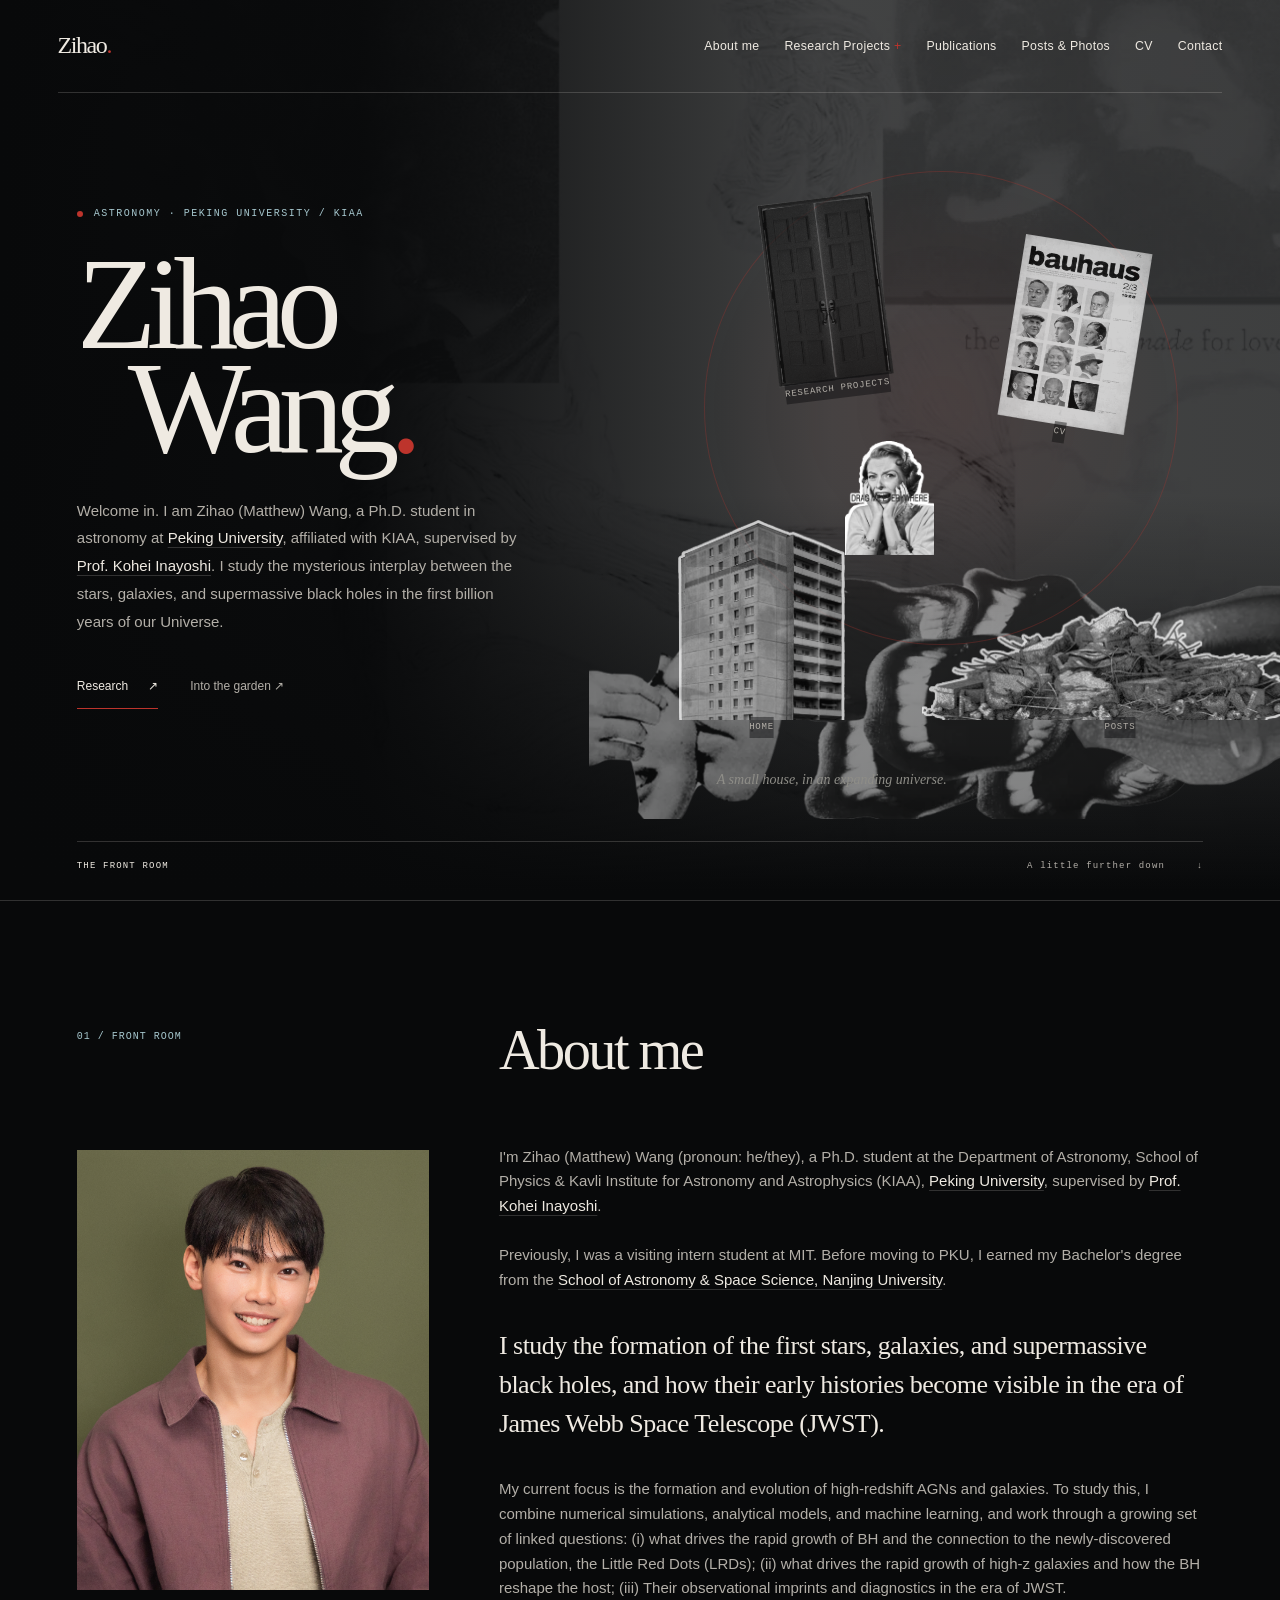
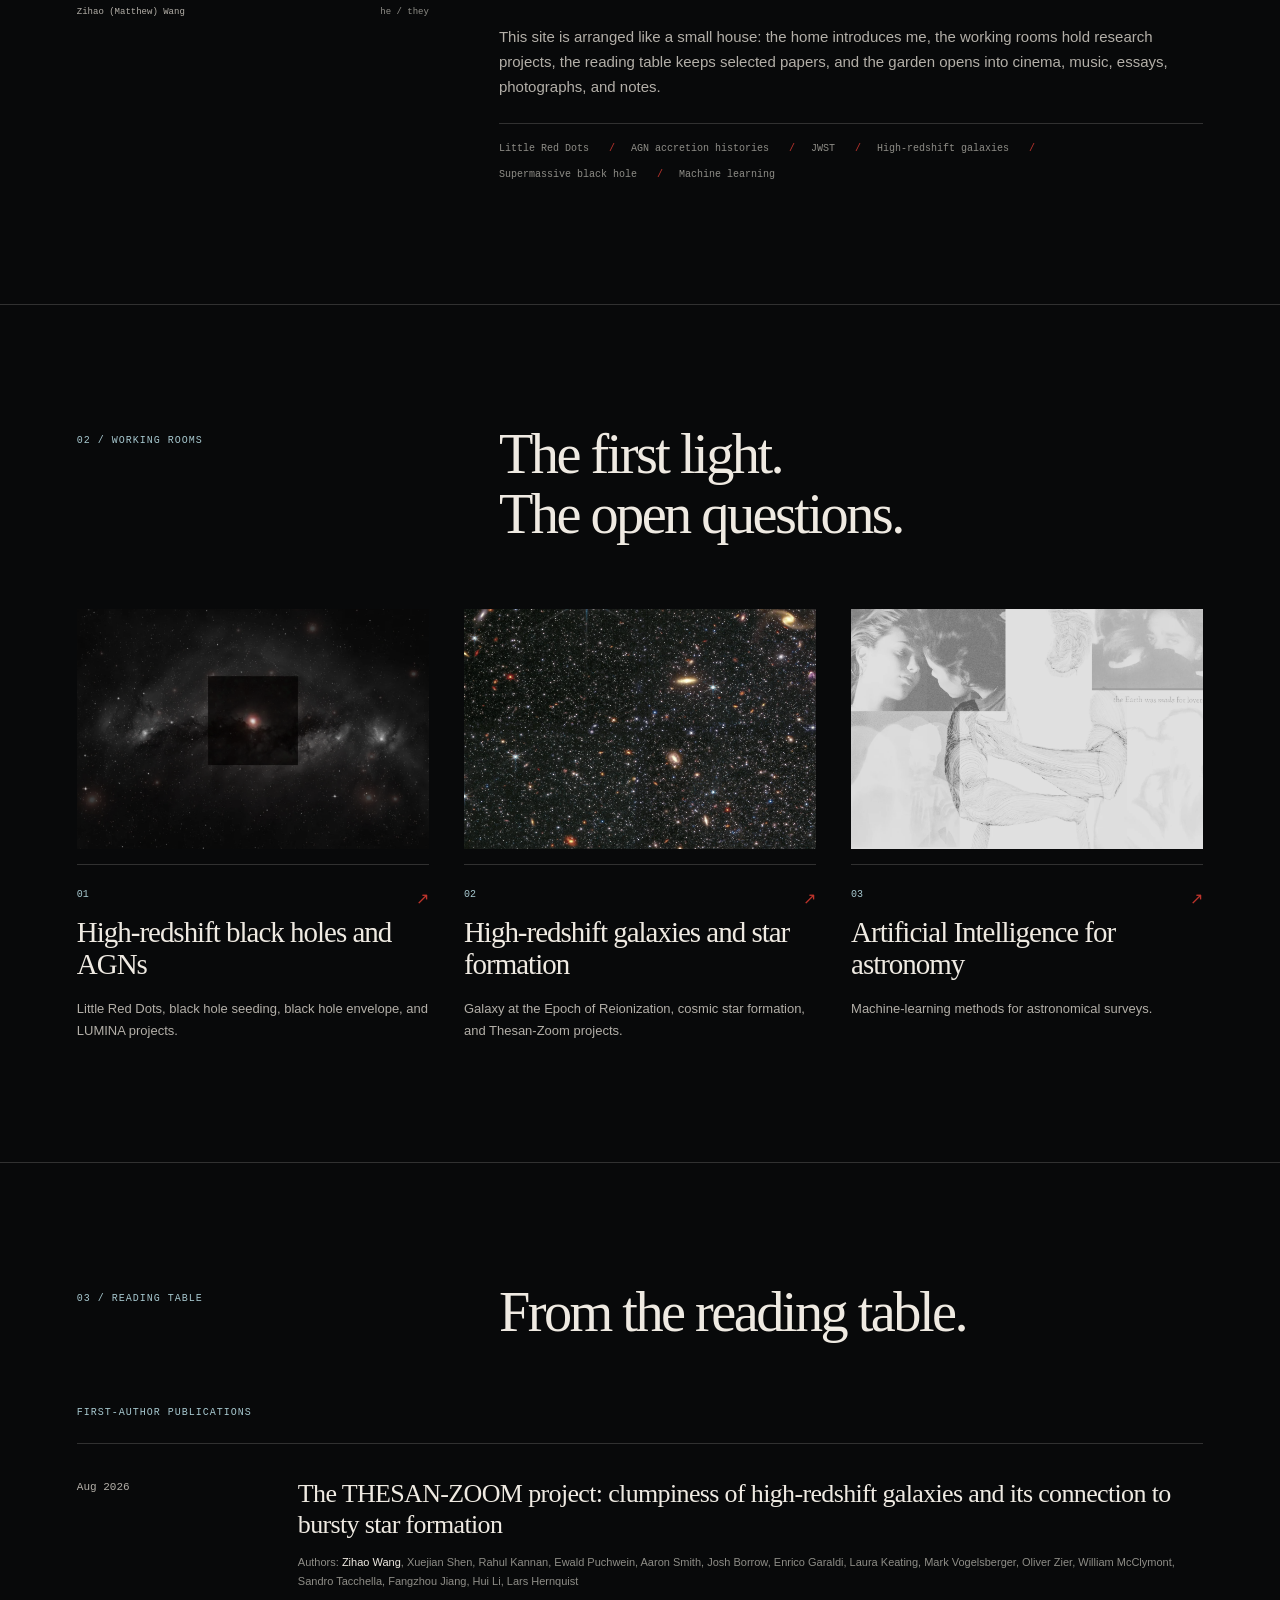
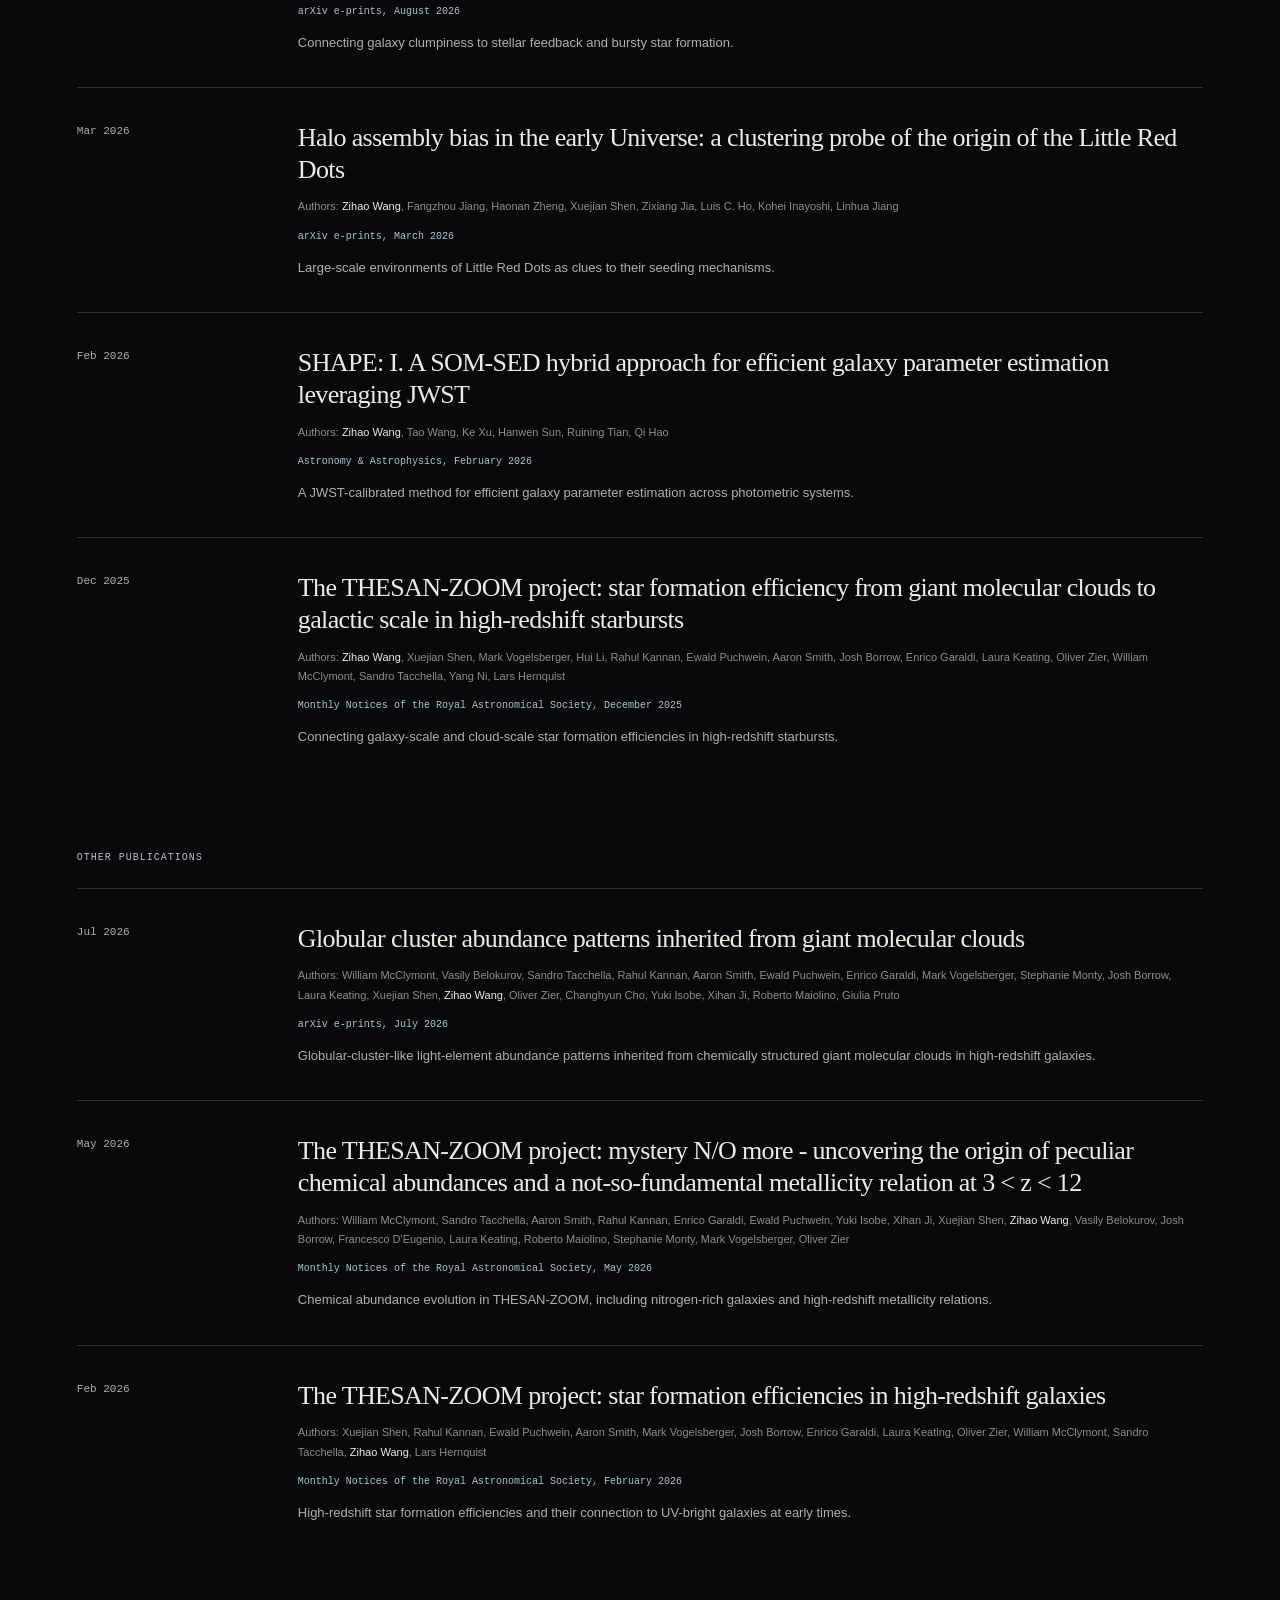
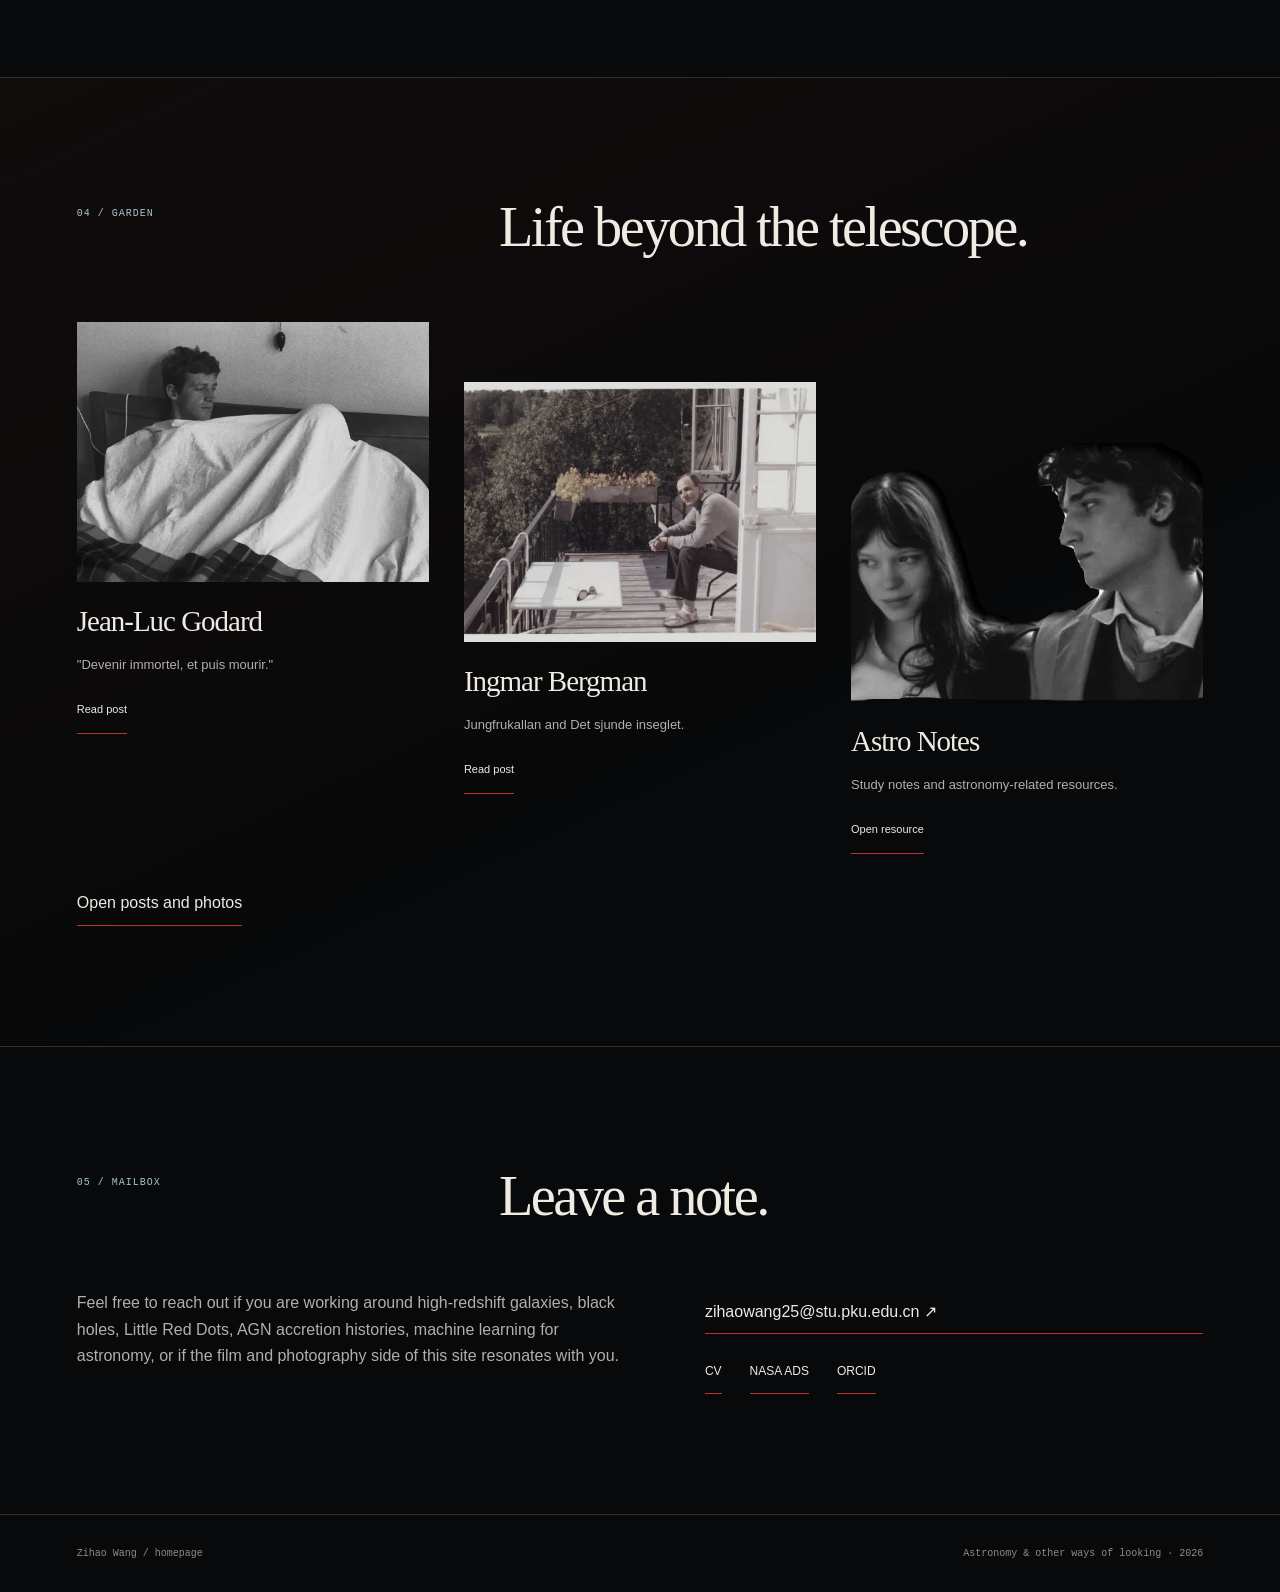
<file: index.html>
<!doctype html>
<html lang="en">
  <head>
    <meta charset="utf-8" />
    <meta name="viewport" content="width=device-width, initial-scale=1" />
    <title>Zihao Wang | Homepage</title>
    <meta
      name="description"
      content="Zihao Wang is a Ph.D. student in astronomy at Peking University / KIAA, working on high-redshift black holes, AGNs, Little Red Dots, galaxy formation, numerical simulations, and machine learning."
    />
    <meta name="robots" content="index, follow" />
    <link
      rel="canonical"
      href="https://zihaowang-kiaa.github.io/personal-homepage/"
    />
    <meta property="og:type" content="profile" />
    <meta property="og:title" content="Zihao Wang | Astronomy Ph.D. Student" />
    <meta
      property="og:description"
      content="Personal academic homepage of Zihao Wang: high-redshift black holes, AGNs, Little Red Dots, galaxy formation, publications, projects, posts, and CV."
    />
    <meta
      property="og:url"
      content="https://zihaowang-kiaa.github.io/personal-homepage/"
    />
    <meta
      property="og:image"
      content="https://zihaowang-kiaa.github.io/personal-homepage/assets/images/portrait/zihao-wang.png"
    />
    <meta name="twitter:card" content="summary_large_image" />
    <link rel="icon" href="data:," />
    <script type="application/ld+json">
      {
        "@context": "https://schema.org",
        "@type": "Person",
        "name": "Zihao Wang",
        "alternateName": ["Matthew Wang", "Z. Wang"],
        "url": "https://zihaowang-kiaa.github.io/personal-homepage/",
        "image": "https://zihaowang-kiaa.github.io/personal-homepage/assets/images/portrait/zihao-wang.png",
        "jobTitle": "Ph.D. student in astronomy",
        "affiliation": {
          "@type": "CollegeOrUniversity",
          "name": "Peking University"
        },
        "alumniOf": [
          {
            "@type": "CollegeOrUniversity",
            "name": "Nanjing University"
          },
          {
            "@type": "CollegeOrUniversity",
            "name": "Massachusetts Institute of Technology"
          }
        ],
        "knowsAbout": [
          "Astronomy",
          "High-redshift black holes",
          "Active galactic nuclei",
          "Little Red Dots",
          "Galaxy formation",
          "Numerical simulations",
          "Machine learning for astronomy"
        ],
        "email": "mailto:zihaowang25@stu.pku.edu.cn",
        "sameAs": [
          "https://orcid.org/0009-0007-4590-6550",
          "https://ui.adsabs.harvard.edu/public-libraries/KrWPK55_RIi-0et1K3-kDQ",
          "https://astro.pku.edu.cn/"
        ]
      }
    </script>
    <link rel="stylesheet" href="assets/css/site.css" />
    <link rel="stylesheet" href="assets/css/home.css?v=20260906-original-lines" />
  </head>
  <body>
    <a class="skip-link" href="#about-me">Skip to content</a>

    <nav class="site-nav" aria-label="Primary navigation">
      <a class="mark" href="#top">Zihao</a>
      <button
        class="menu-toggle"
        type="button"
        aria-expanded="false"
        aria-controls="primary-links"
      >
        Menu <span aria-hidden="true">+</span>
      </button>
      <div class="nav-links" id="primary-links">
        <a href="#about-me">About me</a>
        <details class="nav-projects">
          <summary>Research Projects</summary>
          <div class="nav-project-options">
            <a href="pages/high-redshift-black-holes-agns.html">
              <small>01</small>
              High-redshift black holes and AGNs
            </a>
            <a href="pages/high-redshift-galaxies-star-formation.html">
              <small>02</small>
              High-redshift galaxies and star formation
            </a>
            <a href="pages/artificial-intelligence-astronomy.html">
              <small>03</small>
              Artificial Intelligence for astronomy
            </a>
          </div>
        </details>
        <a href="#publications">Publications</a>
        <a href="pages/posts.html">Posts &amp; Photos</a>
        <a href="docs/cv/Zihao_2026.pdf">CV</a>
        <a href="#contact">Contact</a>
      </div>
    </nav>

    <main id="top">
      <section class="hero" aria-labelledby="home-title">
        <div
          class="home-stage"
          id="home-stage"
          aria-label="Interactive homepage stage"
        >
          <img
            class="stage-video"
            src="assets/images/collage/bgfirst.webp"
            alt=""
            aria-hidden="true"
            decoding="async"
            fetchpriority="high"
          />
          <img
            class="stage-ground"
            src="assets/images/collage/wide.webp"
            alt=""
            aria-hidden="true"
          />
          <a
            class="stage-prop house"
            href="#about-me"
            data-x="28%"
            data-y="70%"
            data-alt-src="assets/images/collage/judge-house-after.webp"
            data-drop-label="Home opened"
            data-room-note="Home: introduction, portrait, and the first few coordinates."
            aria-label="Open home"
          >
            <img
              src="assets/images/collage/judge-house.webp"
              alt=""
              draggable="false"
            />
            <span class="stage-label">Home</span>
          </a>
          <a
            class="stage-prop door"
            href="#projects"
            data-x="54%"
            data-y="24%"
            data-alt-src="assets/images/collage/door-open.webp"
            data-drop-label="Working rooms open"
            data-room-note="Working rooms: research projects on high-redshift black holes, AGNs, galaxies, and simulations."
            aria-label="Open research projects"
          >
            <img
              src="assets/images/collage/door-close.webp"
              alt=""
              draggable="false"
            />
            <span class="stage-label">Research projects</span>
          </a>
          <a
            class="stage-prop ruin"
            href="pages/posts.html"
            data-x="78%"
            data-y="68%"
            data-alt-src="assets/images/collage/judge-ruin-after.webp"
            data-drop-label="Garden awake"
            data-room-note="Garden: cinema fragments, music notes, essays, photographs, and side collections."
            aria-label="Open posts page"
          >
            <img
              src="assets/images/collage/ruin.webp"
              alt=""
              draggable="false"
            />
            <span class="stage-label">Posts</span>
          </a>
          <a
            class="stage-prop cv"
            href="docs/cv/Zihao_2026.pdf"
            data-x="70%"
            data-y="28%"
            data-alt-src="assets/images/collage/bauhaus3.webp"
            data-drop-label="CV selected"
            data-room-note="CV: a compact route to education, publications, talks, and experience."
            aria-label="Open CV"
          >
            <img
              src="assets/images/collage/bauhaus2.webp"
              alt=""
              draggable="false"
            />
            <span class="stage-label">CV</span>
          </a>
          <button
            class="stage-dragger"
            type="button"
            aria-label="Explore the working rooms; or drag this figure to a room"
          >
            <img
              src="assets/images/collage/talkwoman-drag.webp"
              alt=""
              draggable="false"
            />
          </button>
        </div>

        <div class="hero-inner">
          <div class="hero-copy">
            <p class="eyebrow">
              <span class="signal-dot" aria-hidden="true"></span> Astronomy ·
              Peking University / KIAA
            </p>
            <h1 id="home-title" aria-label="Zihao Wang">
              Zihao<span
                >Wang<span class="name-period" aria-hidden="true">.</span></span
              >
            </h1>
            <p class="lead">
              Welcome in. I am Zihao (Matthew) Wang, a Ph.D. student in
              astronomy at
              <a
                href="https://astro.pku.edu.cn/"
                target="_blank"
                rel="noopener noreferrer"
                >Peking University</a
              >, affiliated with KIAA, supervised by
              <a
                href="https://inayoshi0328.wixsite.com/kohei-inayoshi"
                target="_blank"
                rel="noopener noreferrer"
                >Prof. Kohei Inayoshi</a
              >. I study the mysterious interplay between the stars, galaxies,
              and supermassive black holes in the first billion years of our
              Universe.
            </p>
            <div class="hero-actions">
              <a class="text-link" href="#projects"
                >Research <span aria-hidden="true">↗</span></a
              ><a class="quiet-link" href="pages/posts.html"
                >Into the garden <span aria-hidden="true">↗</span></a
              >
            </div>
          </div>
        </div>
        <div class="hero-bottom">
          <span>THE FRONT ROOM</span
          ><a href="#about-me"
            >A little further down <span aria-hidden="true">↓</span></a
          >
        </div>

        <div class="stage-status" aria-live="polite" aria-atomic="true">
          <span id="stage-drag-status"
            >A small house, in an expanding universe.</span
          >
        </div>
      </section>

      <section id="about-me" aria-labelledby="about-me-title">
        <div class="section-inner">
          <div class="section-head">
            <p class="section-kicker">01 / Front room</p>
            <h2 class="section-title" id="about-me-title">About me</h2>
          </div>

          <div class="bio-grid">
            <div class="portrait-stack">
              <img
                src="assets/images/portrait/zihao-wang.png"
                alt="Portrait of Zihao Wang"
                loading="lazy"
                decoding="async"
              />
              <div class="portrait-caption">
                Zihao (Matthew) Wang <span>he / they</span>
              </div>
            </div>
            <div class="bio-copy">
              <p>
                I'm Zihao (Matthew) Wang (pronoun: he/they), a Ph.D. student at
                the Department of Astronomy, School of Physics & Kavli Institute
                for Astronomy and Astrophysics (KIAA),
                <a
                  href="https://astro.pku.edu.cn/"
                  target="_blank"
                  rel="noopener noreferrer"
                  >Peking University</a
                >, supervised by
                <a
                  href="https://inayoshi0328.wixsite.com/kohei-inayoshi"
                  target="_blank"
                  rel="noopener noreferrer"
                  >Prof. Kohei Inayoshi</a
                >.
              </p>
              <p>
                Previously, I was a visiting intern student at MIT. Before
                moving to PKU, I earned my Bachelor's degree from the
                <a
                  href="https://astronomy.nju.edu.cn/EN/index.html"
                  target="_blank"
                  rel="noopener noreferrer"
                  >School of Astronomy &amp; Space Science, Nanjing
                  University</a
                >.
              </p>
              <p class="about-lede">
                I study the formation of the first stars, galaxies, and
                supermassive black holes, and how their early histories become
                visible in the era of James Webb Space Telescope (JWST).
              </p>
              <p>
                My current focus is the formation and evolution of high-redshift
                AGNs and galaxies. To study this, I combine numerical
                simulations, analytical models, and machine learning, and work
                through a growing set of linked questions: (i) what drives the
                rapid growth of BH and the connection to the newly-discovered
                population, the Little Red Dots (LRDs); (ii) what drives the
                rapid growth of high-z galaxies and how the BH reshape the host;
                (iii) Their observational imprints and diagnostics in the era of
                JWST.
              </p>
              <p>
                This site is arranged like a small house: the home introduces
                me, the working rooms hold research projects, the reading table
                keeps selected papers, and the garden opens into cinema, music,
                essays, photographs, and notes.
              </p>
              <div class="note-strip" aria-label="Research keywords">
                <span>Little Red Dots</span>
                <span>AGN accretion histories</span>
                <span>JWST</span>
                <span>High-redshift galaxies</span>
                <span>Supermassive black hole</span>
                <span>Machine learning</span>
              </div>
            </div>
          </div>
        </div>
      </section>

      <section id="projects" aria-labelledby="projects-title">
        <div class="section-inner">
          <div class="section-head">
            <p class="section-kicker">02 / Working rooms</p>
            <h2 class="section-title" id="projects-title">
              The first light.<br />The open questions.
            </h2>
          </div>

          <div class="research-grid">
            <a
              class="tile project-card"
              href="pages/high-redshift-black-holes-agns.html"
              aria-label="Open project: High-redshift black holes and AGNs"
            >
              <div class="tile-visual" aria-hidden="true"></div>
              <div class="tile-body">
                <div class="index">01</div>
                <h3>High-redshift black holes and AGNs</h3>
                <p>
                  Little Red Dots, black hole seeding, black hole envelope, and
                  LUMINA projects.
                </p>
              </div>
            </a>
            <a
              class="tile project-card"
              href="pages/high-redshift-galaxies-star-formation.html"
              aria-label="Open project: High-redshift galaxies and star formation"
            >
              <div class="tile-visual" aria-hidden="true"></div>
              <div class="tile-body">
                <div class="index">02</div>
                <h3>High-redshift galaxies and star formation</h3>
                <p>
                  Galaxy at the Epoch of Reionization, cosmic star formation,
                  and Thesan-Zoom projects.
                </p>
              </div>
            </a>
            <a
              class="tile project-card"
              href="pages/artificial-intelligence-astronomy.html"
              aria-label="Open project: Artificial Intelligence for astronomy"
            >
              <div class="tile-visual" aria-hidden="true"></div>
              <div class="tile-body">
                <div class="index">03</div>
                <h3>Artificial Intelligence for astronomy</h3>
                <p>Machine-learning methods for astronomical surveys.</p>
              </div>
            </a>
          </div>
        </div>
      </section>

      <section id="publications" aria-labelledby="publications-title">
        <div class="section-inner">
          <div class="section-head">
            <p class="section-kicker">03 / Reading table</p>
            <h2 class="section-title" id="publications-title">
              From the reading table.
            </h2>
          </div>

          <div class="pub-group">
            <h3 class="pub-group-title">First-author publications</h3>
            <div class="pub-list">
              <article class="publication">
                <time datetime="2026-08">Aug 2026</time>
                <div>
                  <h3>
                    <a
                      href="https://arxiv.org/abs/2608.19308"
                      target="_blank"
                      rel="noopener noreferrer"
                      >The THESAN-ZOOM project: clumpiness of high-redshift
                      galaxies and its connection to bursty star formation</a
                    >
                  </h3>
                  <p class="authors">
                    Authors: <span class="me">Zihao Wang</span>, Xuejian Shen,
                    Rahul Kannan, Ewald Puchwein, Aaron Smith, Josh Borrow,
                    Enrico Garaldi, Laura Keating, Mark Vogelsberger, Oliver
                    Zier, William McClymont, Sandro Tacchella, Fangzhou Jiang,
                    Hui Li, Lars Hernquist
                  </p>
                  <p class="venue">arXiv e-prints, August 2026</p>
                  <p>
                    Connecting galaxy clumpiness to stellar feedback and bursty
                    star formation.
                  </p>
                </div>
              </article>
              <article class="publication">
                <time datetime="2026-03">Mar 2026</time>
                <div>
                  <h3>
                    <a
                      href="https://ui.adsabs.harvard.edu/#abs/2026arXiv260315736W/abstract"
                      target="_blank"
                      rel="noopener noreferrer"
                      >Halo assembly bias in the early Universe: a clustering
                      probe of the origin of the Little Red Dots</a
                    >
                  </h3>
                  <p class="authors">
                    Authors: <span class="me">Zihao Wang</span>, Fangzhou Jiang,
                    Haonan Zheng, Xuejian Shen, Zixiang Jia, Luis C. Ho, Kohei
                    Inayoshi, Linhua Jiang
                  </p>
                  <p class="venue">arXiv e-prints, March 2026</p>
                  <p>
                    Large-scale environments of Little Red Dots as clues to
                    their seeding mechanisms.
                  </p>
                </div>
              </article>
              <article class="publication">
                <time datetime="2026-02">Feb 2026</time>
                <div>
                  <h3>
                    <a
                      href="https://ui.adsabs.harvard.edu/abs/2026A%26A...706A.277W/abstract"
                      target="_blank"
                      rel="noopener noreferrer"
                      >SHAPE: I. A SOM-SED hybrid approach for efficient galaxy
                      parameter estimation leveraging JWST</a
                    >
                  </h3>
                  <p class="authors">
                    Authors: <span class="me">Zihao Wang</span>, Tao Wang, Ke
                    Xu, Hanwen Sun, Ruining Tian, Qi Hao
                  </p>
                  <p class="venue">
                    Astronomy &amp; Astrophysics, February 2026
                  </p>
                  <p>
                    A JWST-calibrated method for efficient galaxy parameter
                    estimation across photometric systems.
                  </p>
                </div>
              </article>
              <article class="publication">
                <time datetime="2025-12">Dec 2025</time>
                <div>
                  <h3>
                    <a
                      href="https://ui.adsabs.harvard.edu/abs/2025MNRAS.544.2675W/abstract"
                      target="_blank"
                      rel="noopener noreferrer"
                      >The THESAN-ZOOM project: star formation efficiency from
                      giant molecular clouds to galactic scale in high-redshift
                      starbursts</a
                    >
                  </h3>
                  <p class="authors">
                    Authors: <span class="me">Zihao Wang</span>, Xuejian Shen,
                    Mark Vogelsberger, Hui Li, Rahul Kannan, Ewald Puchwein,
                    Aaron Smith, Josh Borrow, Enrico Garaldi, Laura Keating,
                    Oliver Zier, William McClymont, Sandro Tacchella, Yang Ni,
                    Lars Hernquist
                  </p>
                  <p class="venue">
                    Monthly Notices of the Royal Astronomical Society, December
                    2025
                  </p>
                  <p>
                    Connecting galaxy-scale and cloud-scale star formation
                    efficiencies in high-redshift starbursts.
                  </p>
                </div>
              </article>
            </div>
          </div>

          <div class="pub-group">
            <h3 class="pub-group-title">Other publications</h3>
            <div class="pub-list">
              <article class="publication">
                <time datetime="2026-07">Jul 2026</time>
                <div>
                  <h3>
                    <a
                      href="https://arxiv.org/abs/2607.05509"
                      target="_blank"
                      rel="noopener noreferrer"
                      >Globular cluster abundance patterns inherited from giant
                      molecular clouds</a
                    >
                  </h3>
                  <p class="authors">
                    Authors: William McClymont, Vasily Belokurov, Sandro
                    Tacchella, Rahul Kannan, Aaron Smith, Ewald Puchwein, Enrico
                    Garaldi, Mark Vogelsberger, Stephanie Monty, Josh Borrow,
                    Laura Keating, Xuejian Shen,
                    <span class="me">Zihao Wang</span>, Oliver Zier, Changhyun
                    Cho, Yuki Isobe, Xihan Ji, Roberto Maiolino, Giulia Pruto
                  </p>
                  <p class="venue">arXiv e-prints, July 2026</p>
                  <p>
                    Globular-cluster-like light-element abundance patterns
                    inherited from chemically structured giant molecular clouds
                    in high-redshift galaxies.
                  </p>
                </div>
              </article>
              <article class="publication">
                <time datetime="2026-05">May 2026</time>
                <div>
                  <h3>
                    <a
                      href="https://ui.adsabs.harvard.edu/abs/2026MNRAS.548ag016M/abstract"
                      target="_blank"
                      rel="noopener noreferrer"
                      >The THESAN-ZOOM project: mystery N/O more - uncovering
                      the origin of peculiar chemical abundances and a
                      not-so-fundamental metallicity relation at 3 &lt; z &lt;
                      12</a
                    >
                  </h3>
                  <p class="authors">
                    Authors: William McClymont, Sandro Tacchella, Aaron Smith,
                    Rahul Kannan, Enrico Garaldi, Ewald Puchwein, Yuki Isobe,
                    Xihan Ji, Xuejian Shen, <span class="me">Zihao Wang</span>,
                    Vasily Belokurov, Josh Borrow, Francesco D'Eugenio, Laura
                    Keating, Roberto Maiolino, Stephanie Monty, Mark
                    Vogelsberger, Oliver Zier
                  </p>
                  <p class="venue">
                    Monthly Notices of the Royal Astronomical Society, May 2026
                  </p>
                  <p>
                    Chemical abundance evolution in THESAN-ZOOM, including
                    nitrogen-rich galaxies and high-redshift metallicity
                    relations.
                  </p>
                </div>
              </article>
              <article class="publication">
                <time datetime="2026-02">Feb 2026</time>
                <div>
                  <h3>
                    <a
                      href="https://ui.adsabs.harvard.edu/abs/2026MNRAS.545f2119S/abstract"
                      target="_blank"
                      rel="noopener noreferrer"
                      >The THESAN-ZOOM project: star formation efficiencies in
                      high-redshift galaxies</a
                    >
                  </h3>
                  <p class="authors">
                    Authors: Xuejian Shen, Rahul Kannan, Ewald Puchwein, Aaron
                    Smith, Mark Vogelsberger, Josh Borrow, Enrico Garaldi, Laura
                    Keating, Oliver Zier, William McClymont, Sandro Tacchella,
                    <span class="me">Zihao Wang</span>, Lars Hernquist
                  </p>
                  <p class="venue">
                    Monthly Notices of the Royal Astronomical Society, February
                    2026
                  </p>
                  <p>
                    High-redshift star formation efficiencies and their
                    connection to UV-bright galaxies at early times.
                  </p>
                </div>
              </article>
            </div>
          </div>
        </div>
      </section>

      <section id="posts" aria-labelledby="posts-title">
        <div class="section-inner">
          <div class="section-head">
            <p class="section-kicker">04 / Garden</p>
            <h2 class="section-title" id="posts-title">
              Life beyond the telescope.
            </h2>
          </div>

          <div class="posts-grid">
            <article class="post-item has-cover">
              <div
                class="post-cover"
                style="
                  background-image: url(&quot;assets/images/journal/godard.webp&quot;);
                "
                aria-hidden="true"
              ></div>
              <div class="post-body">
                <h3>Jean-Luc Godard</h3>
                <p>"Devenir immortel, et puis mourir."</p>
                <p>
                  <a
                    href="https://mp.weixin.qq.com/s/I6Xo-brK2xpNoHSF5OMtHA"
                    target="_blank"
                    rel="noopener noreferrer"
                    >Read post</a
                  >
                </p>
              </div>
            </article>
            <article class="post-item has-cover">
              <div
                class="post-cover"
                style="
                  background-image: url(&quot;assets/images/journal/bergman-reviews.webp&quot;);
                "
                aria-hidden="true"
              ></div>
              <div class="post-body">
                <h3>Ingmar Bergman</h3>
                <p>Jungfrukallan and Det sjunde inseglet.</p>
                <p>
                  <a
                    href="https://mp.weixin.qq.com/s/m4QbQFYOqTBRORcvA1hBSA"
                    target="_blank"
                    rel="noopener noreferrer"
                    >Read post</a
                  >
                </p>
              </div>
            </article>
            <article class="post-item has-cover">
              <div
                class="post-cover"
                style="
                  background-image: url(&quot;assets/images/journal/button.webp&quot;);
                "
                aria-hidden="true"
              ></div>
              <div class="post-body">
                <h3>Astro Notes</h3>
                <p>Study notes and astronomy-related resources.</p>
                <p>
                  <a
                    href="https://box.nju.edu.cn/d/1e6a63c9716c4daaa7a5/"
                    target="_blank"
                    rel="noopener noreferrer"
                    >Open resource</a
                  >
                </p>
              </div>
            </article>
          </div>
          <p style="margin: 28px 0 0">
            <a class="text-link" href="pages/posts.html"
              >Open posts and photos</a
            >
          </p>
        </div>
      </section>

      <section id="contact" aria-labelledby="contact-title">
        <div class="section-inner">
          <div class="section-head">
            <p class="section-kicker">05 / Mailbox</p>
            <h2 class="section-title" id="contact-title">Leave a note.</h2>
          </div>

          <div class="contact-band">
            <p>
              Feel free to reach out if you are working around high-redshift
              galaxies, black holes, Little Red Dots, AGN accretion histories,
              machine learning for astronomy, or if the film and photography
              side of this site resonates with you.
            </p>
            <div class="contact-links">
              <a class="text-link" href="mailto:zihaowang25@stu.pku.edu.cn"
                >zihaowang25@stu.pku.edu.cn ↗</a
              >
              <a class="text-link" href="docs/cv/Zihao_2026.pdf">CV</a>
              <a
                class="text-link"
                href="https://ui.adsabs.harvard.edu/public-libraries/KrWPK55_RIi-0et1K3-kDQ"
                target="_blank"
                rel="noopener noreferrer"
                >NASA ADS</a
              >
              <a
                class="text-link"
                href="https://orcid.org/0009-0007-4590-6550"
                target="_blank"
                rel="noopener noreferrer"
                >ORCID</a
              >
            </div>
          </div>
        </div>
      </section>
    </main>

    <footer>
      <div class="footer-inner">
        <span>Zihao Wang / homepage</span>
        <span
          >Astronomy &amp; other ways of looking ·
          <span id="year">2026</span></span
        >
      </div>
    </footer>

    <script src="assets/js/site.js" defer></script>
    <script src="assets/js/home.js" defer></script>
    <script type="text/javascript" id="c_n_script" src="assets/js/background-lines.js?v=original" color="255,255,255" opacity="0.18" count="120" zindex="-1"></script>
  </body>
</html>
</file>
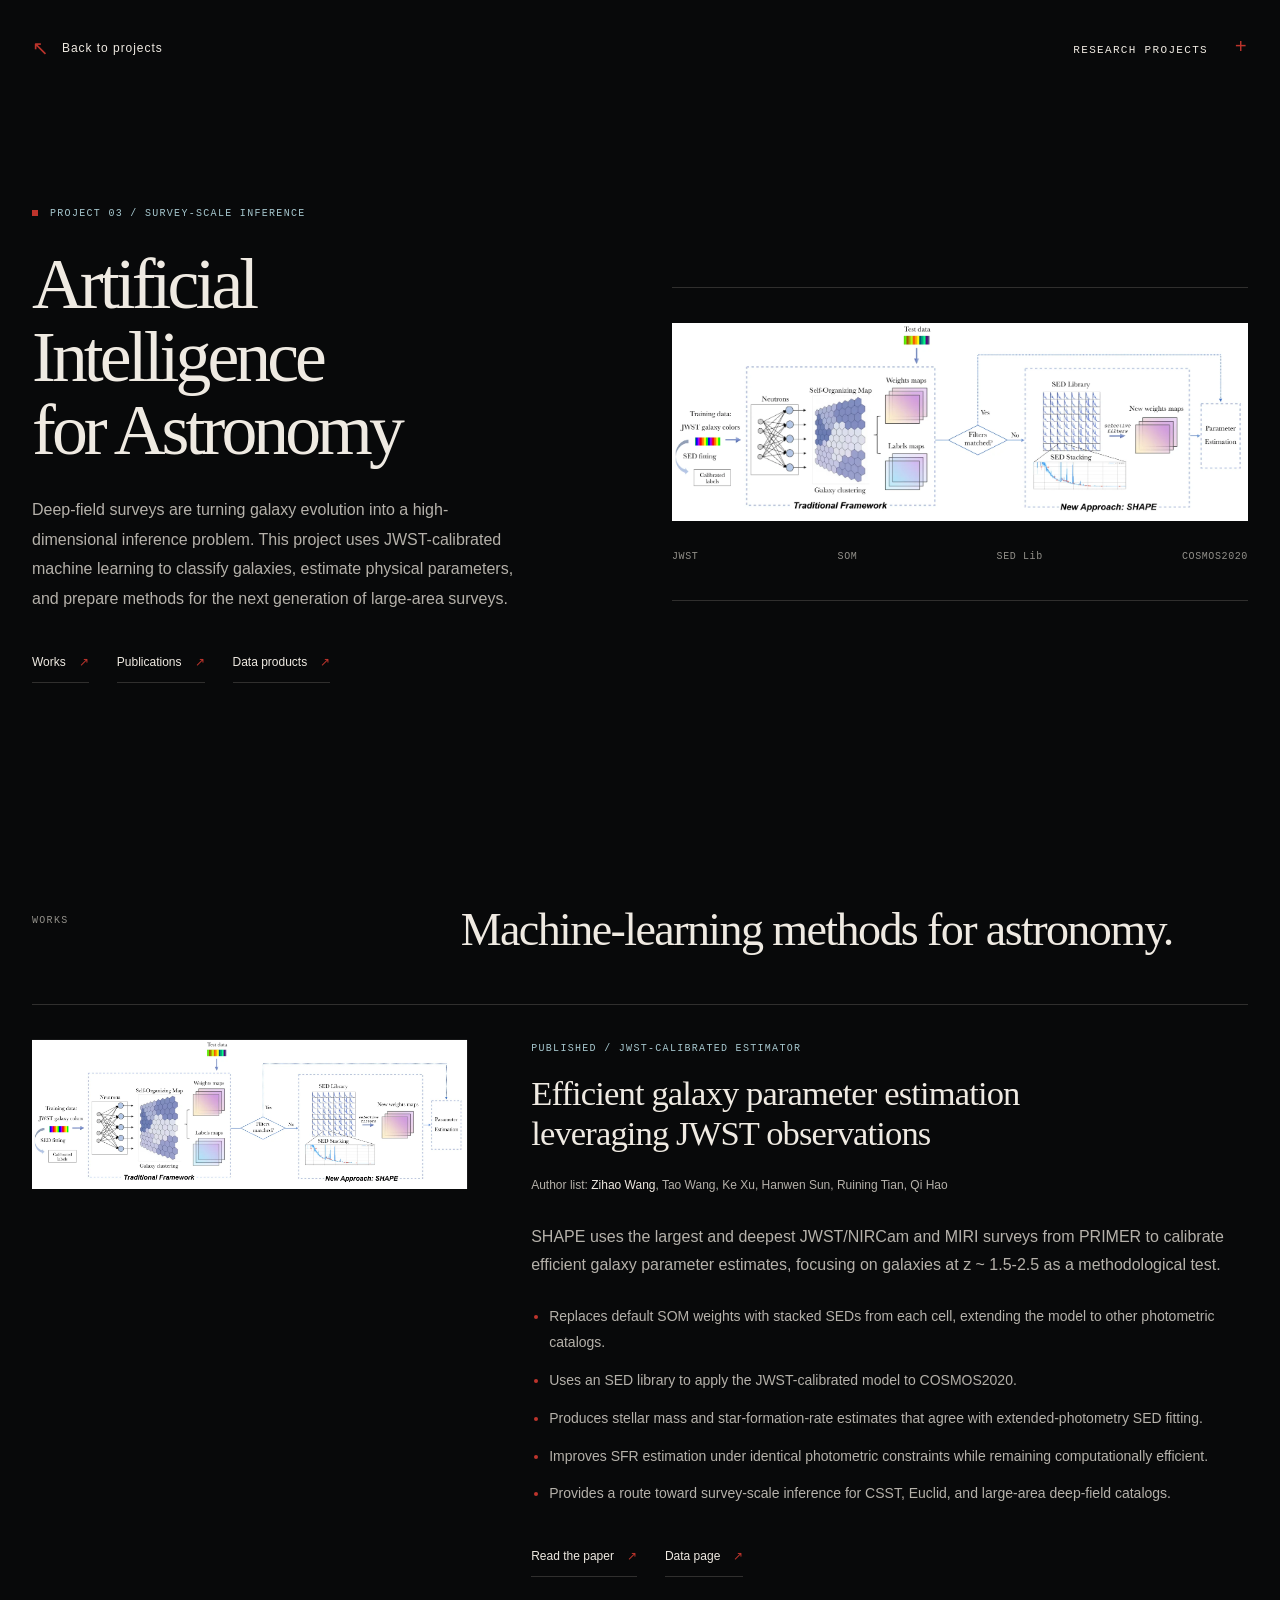
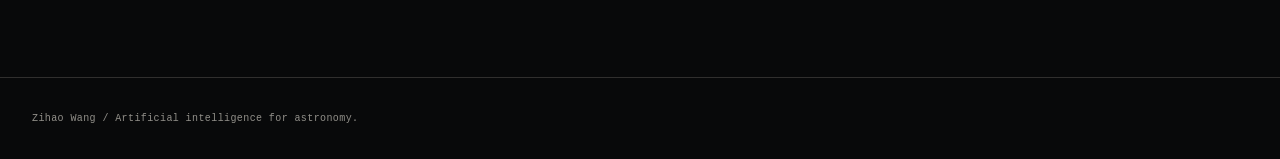
<file: pages/artificial-intelligence-astronomy.html>
<!doctype html>
<html lang="en">
  <head>
    <meta charset="utf-8" />
    <meta name="viewport" content="width=device-width, initial-scale=1" />
    <title>Artificial Intelligence for Astronomy | Zihao Wang</title>
    <meta
      name="description"
      content="Research project page of Zihao Wang on machine learning for astronomy, survey-scale inference, galaxy characterization, and public data products."
    />
    <meta name="robots" content="index, follow" />
    <link
      rel="canonical"
      href="https://zihaowang-kiaa.github.io/personal-homepage/pages/artificial-intelligence-astronomy.html"
    />
    <meta property="og:type" content="article" />
    <meta
      property="og:title"
      content="Artificial Intelligence for Astronomy | Zihao Wang"
    />
    <meta
      property="og:description"
      content="Projects on machine learning for astronomical surveys, galaxy characterization, and scalable inference."
    />
    <meta
      property="og:url"
      content="https://zihaowang-kiaa.github.io/personal-homepage/pages/artificial-intelligence-astronomy.html"
    />
    <meta
      property="og:image"
      content="https://zihaowang-kiaa.github.io/personal-homepage/assets/images/research/shape1.webp"
    />
    <link rel="icon" href="data:," />
    <link rel="stylesheet" href="../assets/css/site.css" />
    <link rel="stylesheet" href="../assets/css/research.css" />
  </head>
  <body class="research-page research-ai">
    <a class="skip-link" href="#main">Skip to content</a>

    <a class="back-link" href="../index.html#projects">Back to projects</a>

    <details class="project-menu">
      <summary>Research Projects</summary>
      <div class="project-options">
        <a href="high-redshift-black-holes-agns.html">
          <small>01</small>
          High-redshift black holes and AGNs
        </a>
        <a href="high-redshift-galaxies-star-formation.html">
          <small>02</small>
          High-redshift galaxies and star formation
        </a>
        <a
          class="active"
          aria-current="page"
          href="artificial-intelligence-astronomy.html"
        >
          <small>03 Active</small>
          Artificial Intelligence for astronomy
        </a>
      </div>
    </details>

    <main id="main">
      <section class="hero" id="top">
        <div class="hero-inner">
          <div>
            <p class="kicker">Project 03 / Survey-scale inference</p>
            <h1>Artificial Intelligence for Astronomy</h1>
            <p class="subtitle">
              Deep-field surveys are turning galaxy evolution into a
              high-dimensional inference problem. This project uses
              JWST-calibrated machine learning to classify galaxies, estimate
              physical parameters, and prepare methods for the next generation
              of large-area surveys.
            </p>
            <div class="hero-actions" aria-label="Project shortcuts">
              <a class="text-link" href="#works">Works</a>
              <a class="text-link" href="#shape-publications">Publications</a>
              <a class="text-link" href="#shape-data">Data products</a>
            </div>
          </div>

          <div class="data-map" aria-label="SHAPE methodology visual">
            <img
              src="../assets/images/research/shape1.webp"
              alt="SHAPE methodology image"
            />
            <div class="map-labels" aria-hidden="true">
              <span>JWST</span>
              <span>SOM</span>
              <span>SED Lib</span>
              <span>COSMOS2020</span>
            </div>
          </div>
        </div>
      </section>

      <section id="works">
        <div class="section-inner">
          <div class="section-head">
            <p>Works</p>
            <h2>Machine-learning methods for astronomy.</h2>
          </div>

          <div class="work-grid">
            <article class="work-card" id="shape">
              <figure class="work-cover">
                <img
                  src="../assets/images/research/shape1.webp"
                  alt="SHAPE SOM-SED hybrid approach visual"
                />
              </figure>
              <div class="work-body">
                <p class="work-type">Published / JWST-calibrated estimator</p>
                <h3>
                  Efficient galaxy parameter estimation leveraging JWST
                  observations
                </h3>
                <p class="authors">
                  Author list: <strong>Zihao Wang</strong>, Tao Wang, Ke Xu,
                  Hanwen Sun, Ruining Tian, Qi Hao
                </p>
                <p>
                  SHAPE uses the largest and deepest JWST/NIRCam and MIRI
                  surveys from PRIMER to calibrate efficient galaxy parameter
                  estimates, focusing on galaxies at z ~ 1.5-2.5 as a
                  methodological test.
                </p>
                <ul>
                  <li>
                    Replaces default SOM weights with stacked SEDs from each
                    cell, extending the model to other photometric catalogs.
                  </li>
                  <li>
                    Uses an SED library to apply the JWST-calibrated model to
                    COSMOS2020.
                  </li>
                  <li>
                    Produces stellar mass and star-formation-rate estimates that
                    agree with extended-photometry SED fitting.
                  </li>
                  <li>
                    Improves SFR estimation under identical photometric
                    constraints while remaining computationally efficient.
                  </li>
                  <li>
                    Provides a route toward survey-scale inference for CSST,
                    Euclid, and large-area deep-field catalogs.
                  </li>
                </ul>
                <div class="hero-actions">
                  <a
                    id="shape-publications"
                    class="source-link"
                    href="https://ui.adsabs.harvard.edu/abs/2026A%26A...706A.277W/abstract"
                    target="_blank"
                    rel="noopener noreferrer"
                    >Read the paper</a
                  >
                  <a
                    id="shape-data"
                    class="source-link"
                    href="http://www.taoofcosmos.space/ultimate/"
                    target="_blank"
                    rel="noopener noreferrer"
                    >Data page</a
                  >
                </div>
              </div>
            </article>
          </div>
        </div>
      </section>
    </main>

    <footer>Zihao Wang / Artificial intelligence for astronomy.</footer>

    <script src="../assets/js/site.js" defer></script>
    <script src="../assets/js/research.js" defer></script>
  </body>
</html>
</file>
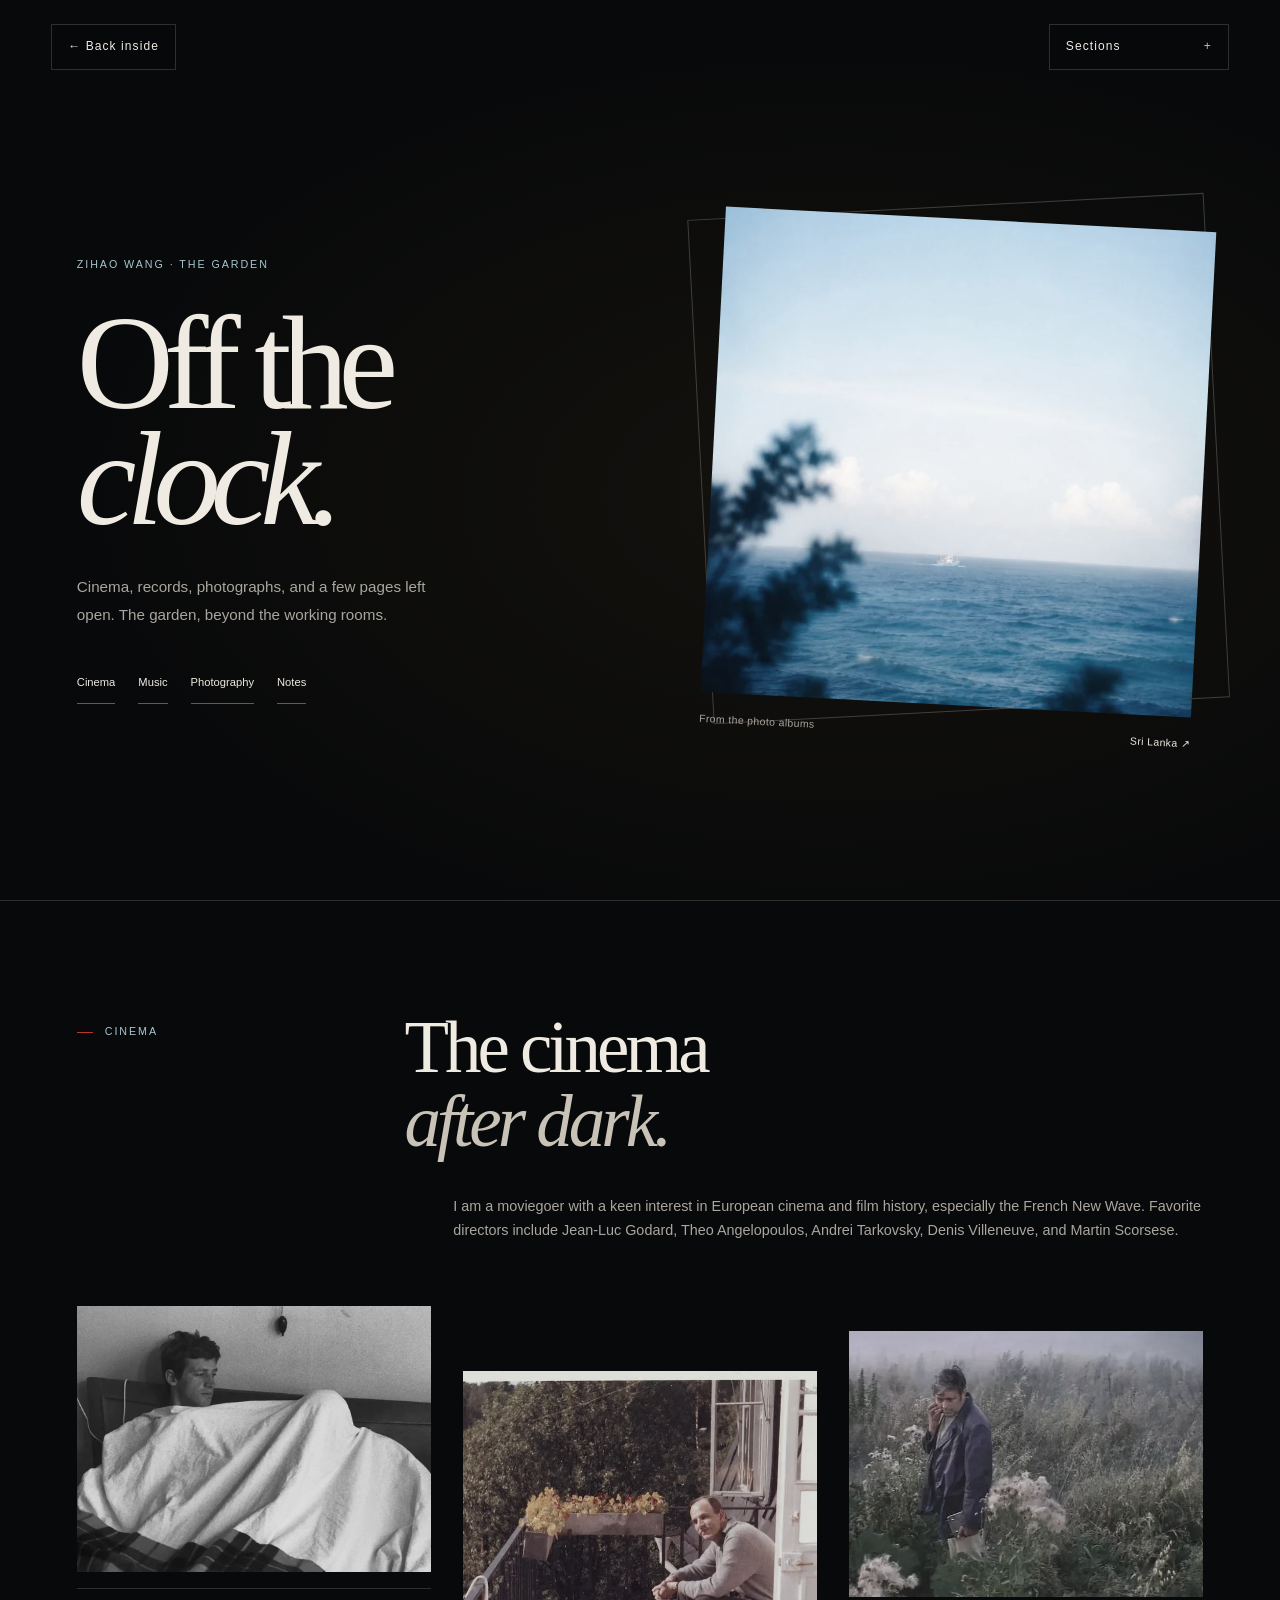
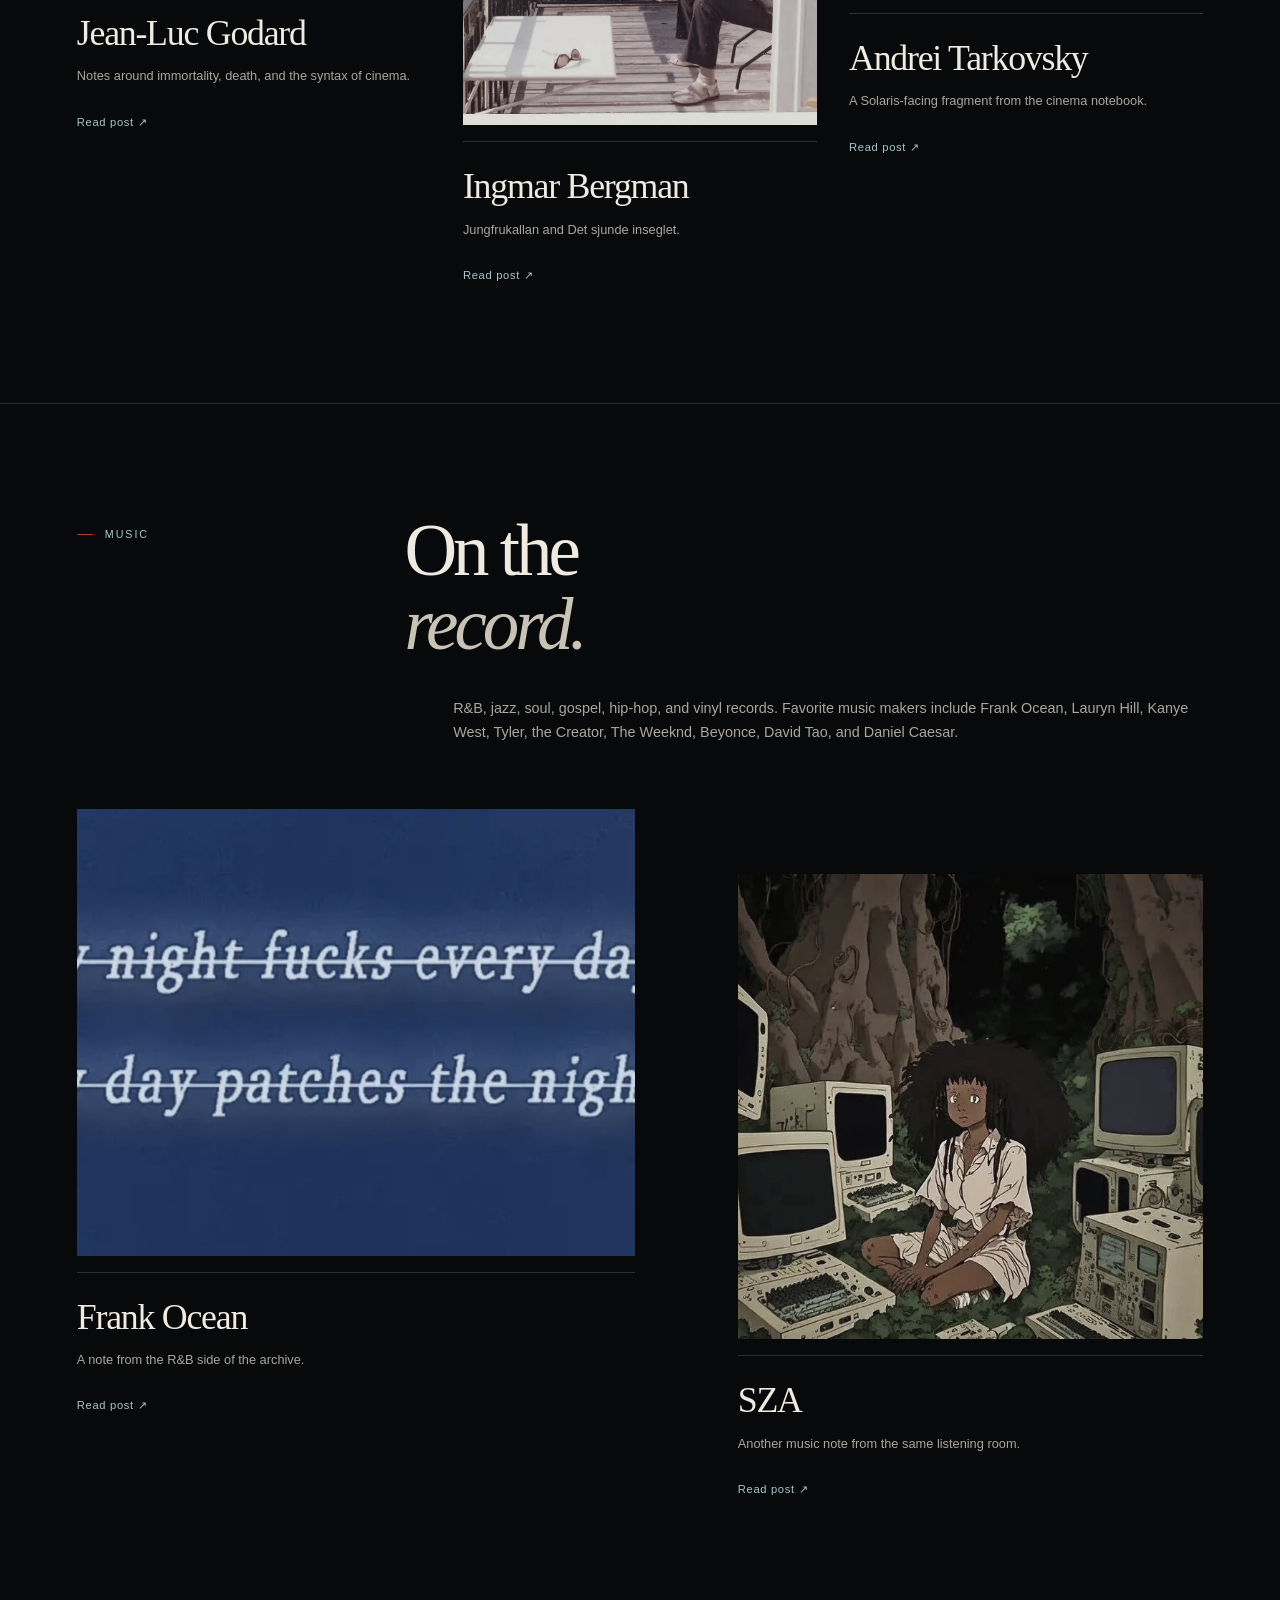
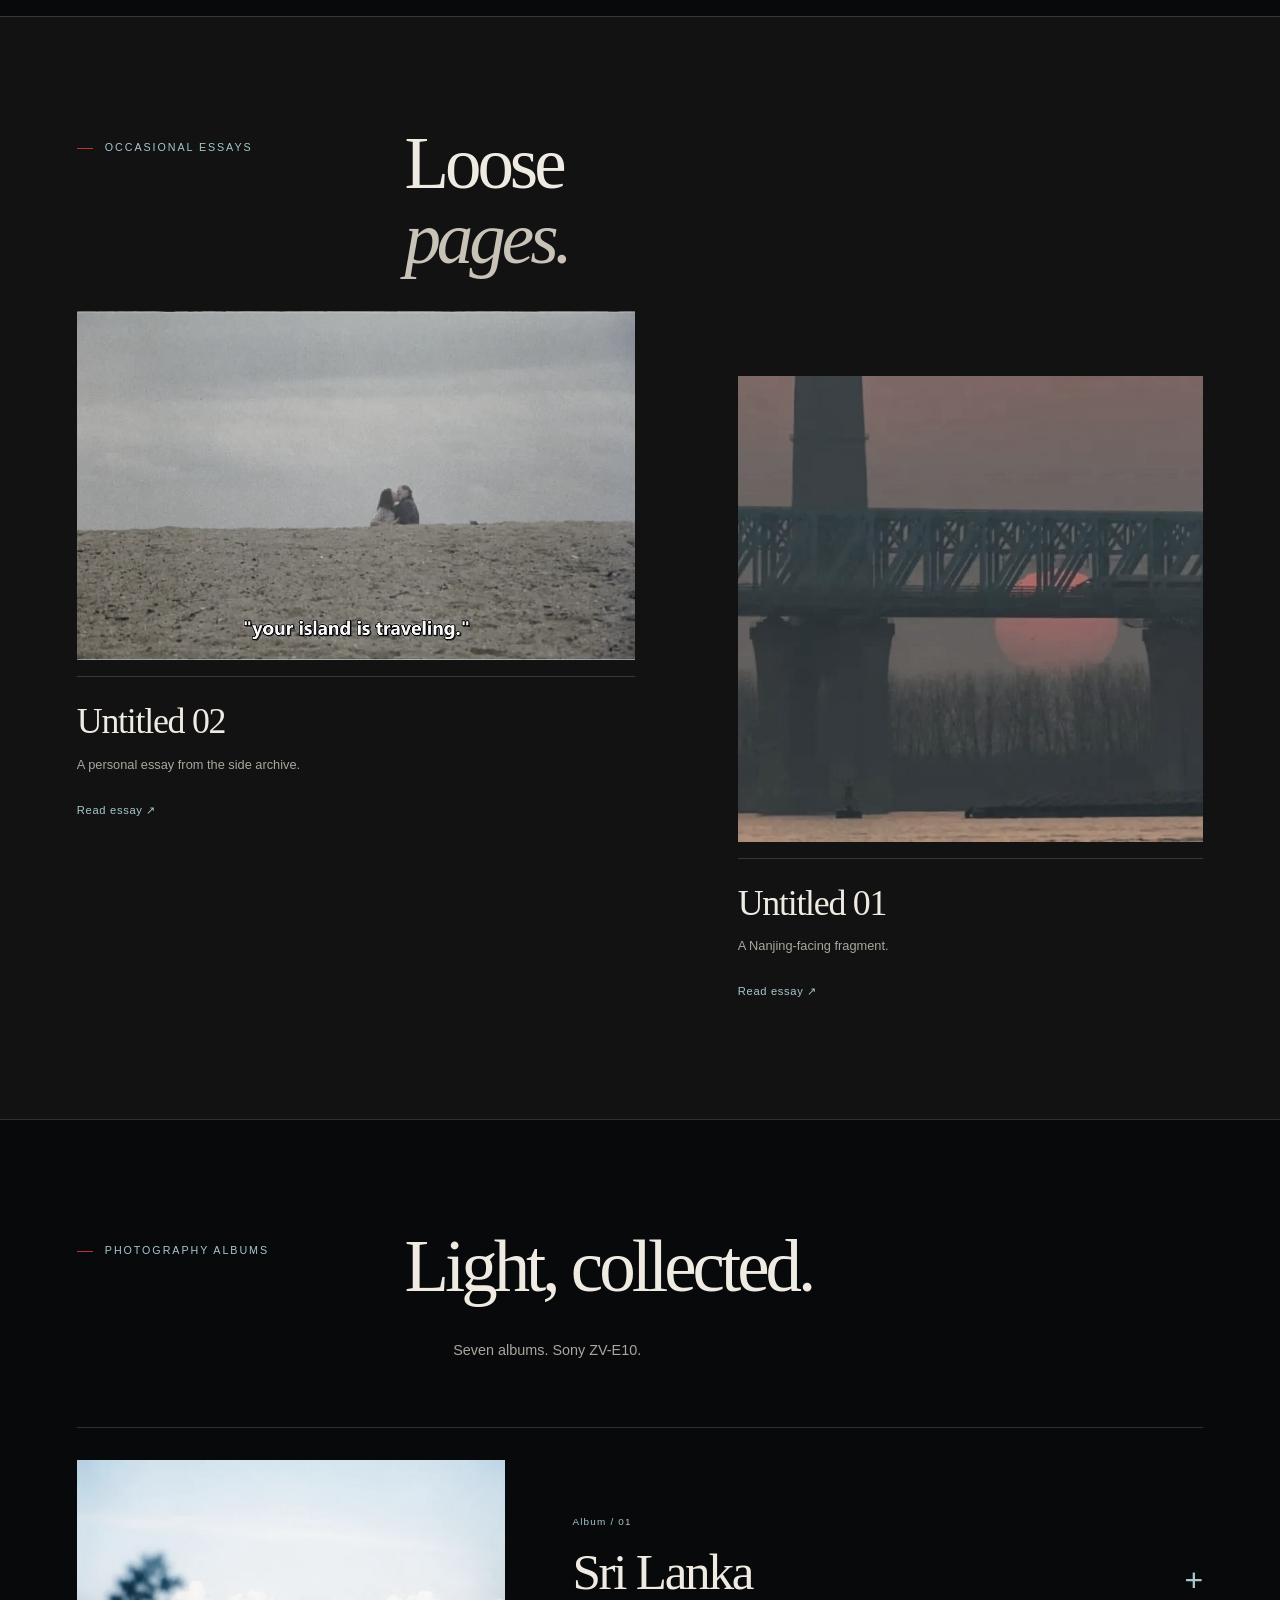
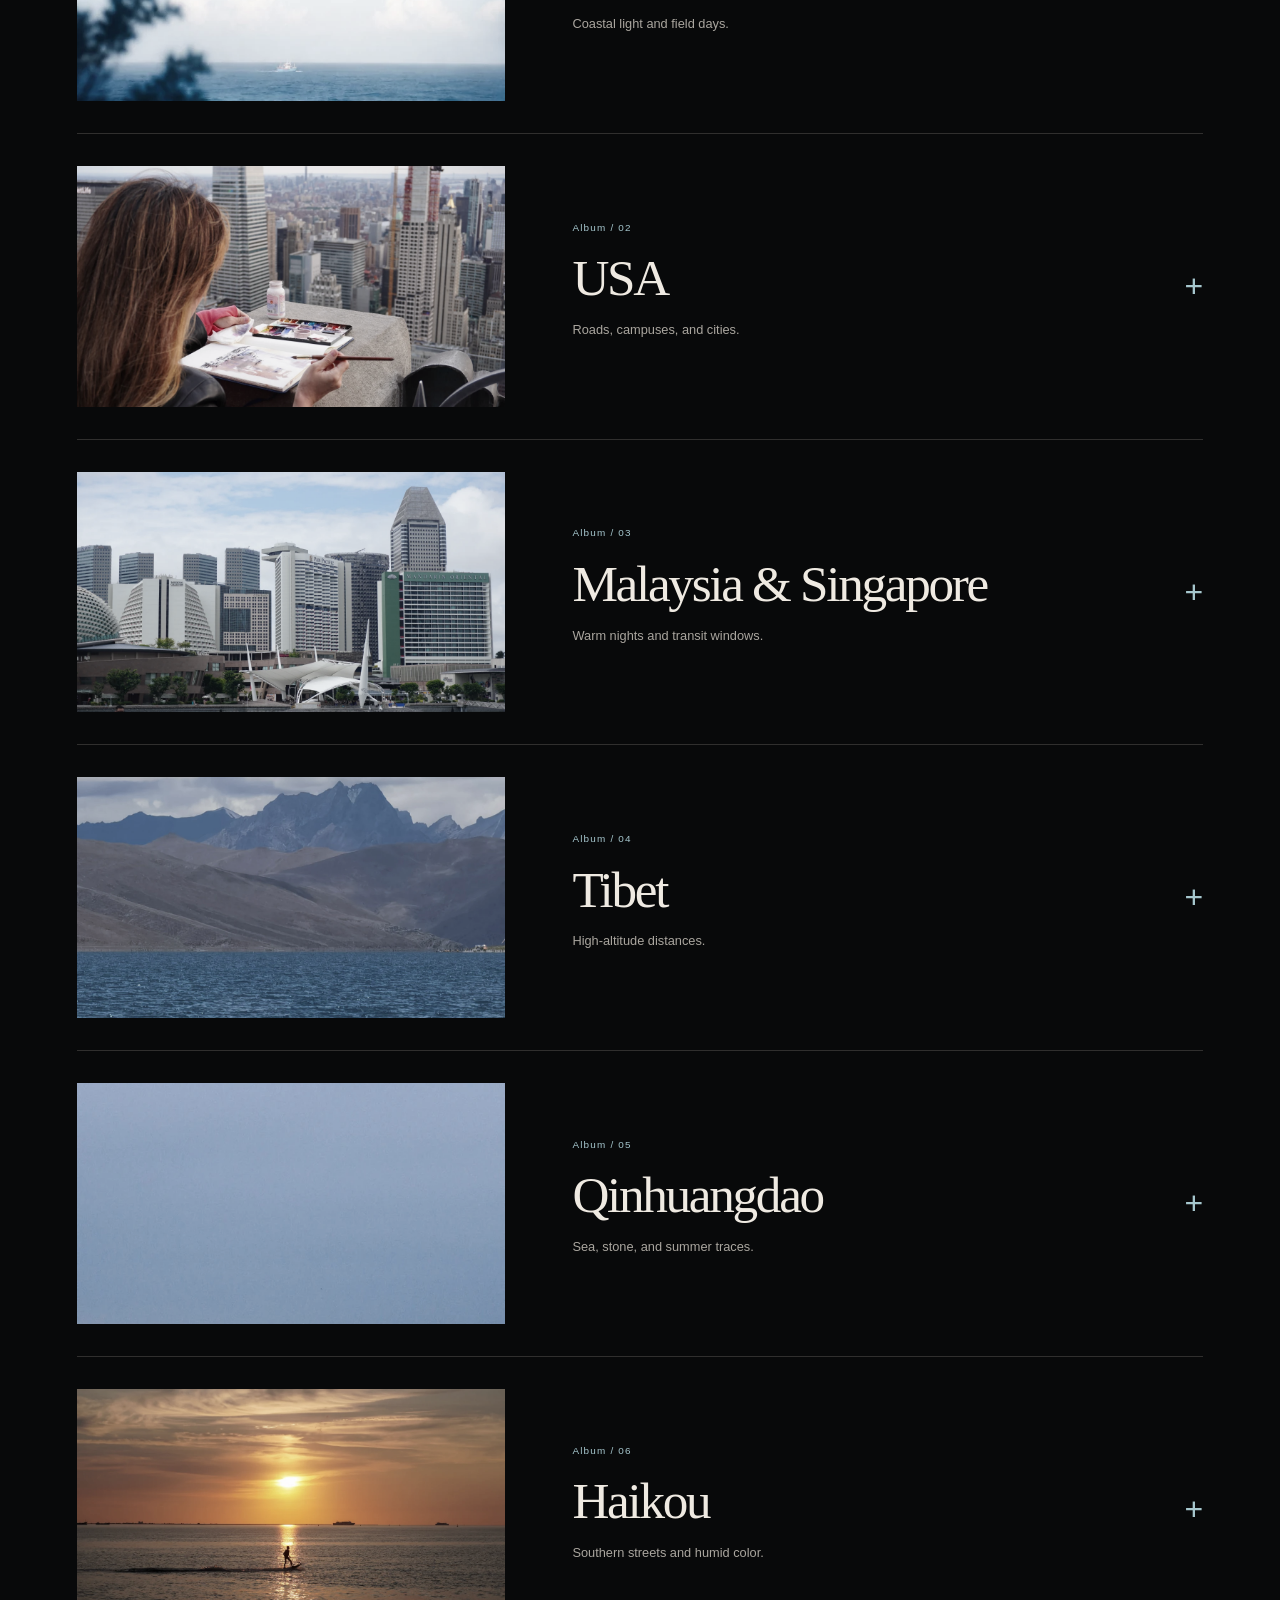
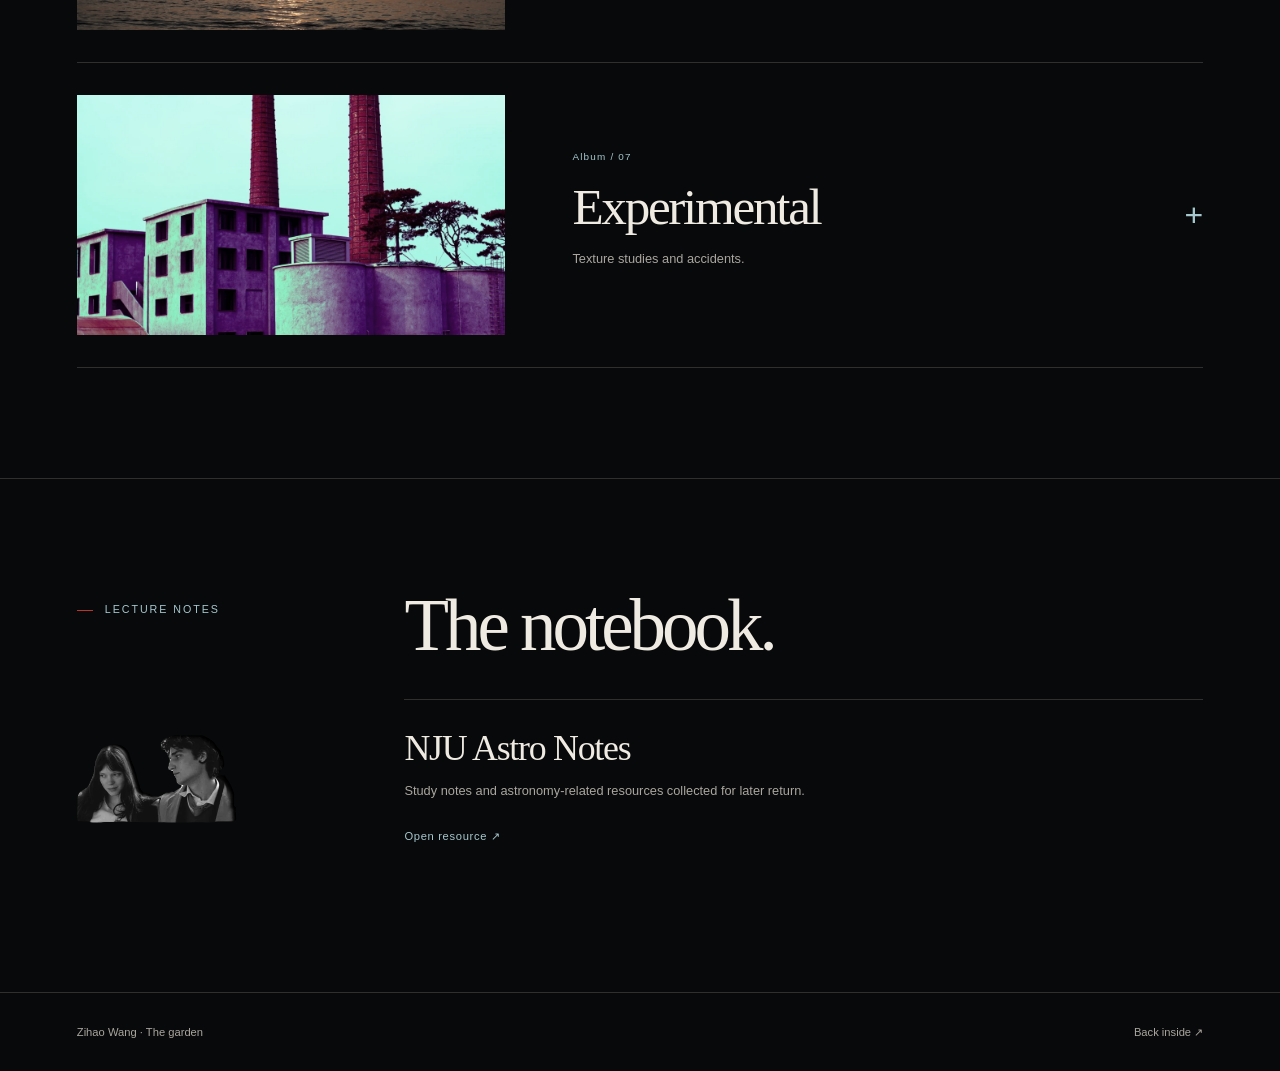
<file: pages/posts.html>
<!doctype html>
<html lang="en">
  <head>
    <meta charset="utf-8" />
    <meta name="viewport" content="width=device-width, initial-scale=1" />
    <title>Posts, Photos &amp; Notes | Zihao Wang</title>
    <meta
      name="description"
      content="Posts, photography albums, cinema notes, music notes, occasional essays, and astronomy lecture notes by Zihao Wang."
    />
    <meta name="robots" content="index, follow" />
    <link
      rel="canonical"
      href="https://zihaowang-kiaa.github.io/personal-homepage/pages/posts.html"
    />
    <meta property="og:type" content="website" />
    <meta property="og:title" content="Posts, Photos & Notes | Zihao Wang" />
    <meta
      property="og:description"
      content="Cinema fragments, music notes, essays, photography albums, and astronomy resources by Zihao Wang."
    />
    <meta
      property="og:url"
      content="https://zihaowang-kiaa.github.io/personal-homepage/pages/posts.html"
    />
    <meta
      property="og:image"
      content="https://zihaowang-kiaa.github.io/personal-homepage/assets/images/journal/godard.webp"
    />
    <link rel="icon" href="data:," />
    <link rel="stylesheet" href="../assets/css/site.css" />
    <link rel="stylesheet" href="../assets/css/posts.css" />
    <script src="../assets/js/site.js" defer></script>
    <script src="../assets/js/posts.js" defer></script>
  </head>
  <body>
    <a class="skip-link" href="#main">Skip to content</a>
    <a class="top-link" href="../index.html#posts">← Back inside</a>
    <details class="collection-menu">
      <summary>Sections</summary>
      <div class="collection-options">
        <a href="#cinema">Cinema</a>
        <a href="#music">Music</a>
        <a href="#essays">Essays</a>
        <a href="#photography">Photography</a>
        <a href="#notes">Lecture notes</a>
      </div>
    </details>

    <main id="main">
      <section class="hero" id="top">
        <div class="hero-inner">
          <div class="hero-copy">
            <p class="kicker">Zihao Wang · The garden</p>
            <h1>Off the<br /><em>clock.</em></h1>
            <p class="lead">
              Cinema, records, photographs, and a few pages left open. The
              garden, beyond the working rooms.
            </p>
            <div class="hero-actions" aria-label="Collection shortcuts">
              <a class="text-link" href="#cinema">Cinema</a>
              <a class="text-link" href="#music">Music</a>
              <a class="text-link" href="#photography">Photography</a>
              <a class="text-link" href="#notes">Notes</a>
            </div>
          </div>
          <figure class="garden-print">
            <img
              src="../assets/images/albums/SriLanka/cover.webp"
              alt="A photograph from the Sri Lanka album"
              fetchpriority="high"
              decoding="async"
            />
            <figcaption>
              <span>From the photo albums</span
              ><a href="#photography">Sri Lanka ↗</a>
            </figcaption>
          </figure>
        </div>
      </section>

      <section id="cinema" data-room="Room 01">
        <div class="section-inner">
          <div class="room">
            <p class="room-label">Cinema</p>
            <h2 class="room-title">The cinema<br /><em>after dark.</em></h2>
          </div>
          <p class="room-note">
            I am a moviegoer with a keen interest in European cinema and film
            history, especially the French New Wave. Favorite directors include
            Jean-Luc Godard, Theo Angelopoulos, Andrei Tarkovsky, Denis
            Villeneuve, and Martin Scorsese.
          </p>
          <div class="post-ribbon">
            <article class="piece">
              <img
                class="piece-media"
                src="../assets/images/journal/godard.webp"
                alt=""
                loading="lazy"
                decoding="async"
              />
              <div class="piece-body">
                <h3>Jean-Luc Godard</h3>
                <p>
                  Notes around immortality, death, and the syntax of cinema.
                </p>
                <a
                  href="https://mp.weixin.qq.com/s/I6Xo-brK2xpNoHSF5OMtHA"
                  target="_blank"
                  rel="noopener noreferrer"
                  >Read post</a
                >
              </div>
            </article>
            <article class="piece">
              <img
                class="piece-media"
                src="../assets/images/journal/bergman-reviews.webp"
                alt=""
                loading="lazy"
                decoding="async"
              />
              <div class="piece-body">
                <h3>Ingmar Bergman</h3>
                <p>Jungfrukallan and Det sjunde inseglet.</p>
                <a
                  href="https://mp.weixin.qq.com/s/m4QbQFYOqTBRORcvA1hBSA"
                  target="_blank"
                  rel="noopener noreferrer"
                  >Read post</a
                >
              </div>
            </article>
            <article class="piece">
              <img
                class="piece-media"
                src="../assets/images/journal/solaris.webp"
                alt=""
                loading="lazy"
                decoding="async"
              />
              <div class="piece-body">
                <h3>Andrei Tarkovsky</h3>
                <p>A Solaris-facing fragment from the cinema notebook.</p>
                <a
                  href="https://mp.weixin.qq.com/s/vlDTCf8pRov17GMUjiBAyg"
                  target="_blank"
                  rel="noopener noreferrer"
                  >Read post</a
                >
              </div>
            </article>
          </div>
        </div>
      </section>

      <section id="music" data-room="Room 02">
        <div class="section-inner">
          <div class="room">
            <p class="room-label">Music</p>
            <h2 class="room-title">On the<br /><em>record.</em></h2>
          </div>
          <p class="room-note">
            R&amp;B, jazz, soul, gospel, hip-hop, and vinyl records. Favorite
            music makers include Frank Ocean, Lauryn Hill, Kanye West, Tyler,
            the Creator, The Weeknd, Beyonce, David Tao, and Daniel Caesar.
          </p>
          <div class="post-ribbon">
            <article class="piece">
              <img
                class="piece-media"
                src="../assets/images/journal/frankocean.webp"
                alt=""
                loading="lazy"
                decoding="async"
              />
              <div class="piece-body">
                <h3>Frank Ocean</h3>
                <p>A note from the R&amp;B side of the archive.</p>
                <a
                  href="https://mp.weixin.qq.com/s/31TZB1Z_6ozvH3yI-PlzRQ"
                  target="_blank"
                  rel="noopener noreferrer"
                  >Read post</a
                >
              </div>
            </article>
            <article class="piece">
              <img
                class="piece-media"
                src="../assets/images/journal/sza.webp"
                alt=""
                loading="lazy"
                decoding="async"
              />
              <div class="piece-body">
                <h3>SZA</h3>
                <p>Another music note from the same listening room.</p>
                <a
                  href="https://mp.weixin.qq.com/s/XeZ3EyQzIqwQacOqIBAeeg"
                  target="_blank"
                  rel="noopener noreferrer"
                  >Read post</a
                >
              </div>
            </article>
          </div>
        </div>
      </section>

      <section id="essays" data-room="Room 03">
        <div class="section-inner">
          <div class="room">
            <p class="room-label">Occasional essays</p>
            <h2 class="room-title">Loose<br /><em>pages.</em></h2>
          </div>
          <div class="post-ribbon">
            <article class="piece">
              <img
                class="piece-media"
                src="../assets/images/journal/loveletter.webp"
                alt=""
                loading="lazy"
                decoding="async"
              />
              <div class="piece-body">
                <h3>Untitled 02</h3>
                <p>A personal essay from the side archive.</p>
                <a
                  href="https://mp.weixin.qq.com/s/s3-W_PXP5dQc60TuwONjeA"
                  target="_blank"
                  rel="noopener noreferrer"
                  >Read essay</a
                >
              </div>
            </article>
            <article class="piece">
              <img
                class="piece-media"
                src="../assets/images/journal/nanjing0.webp"
                alt=""
                loading="lazy"
                decoding="async"
              />
              <div class="piece-body">
                <h3>Untitled 01</h3>
                <p>A Nanjing-facing fragment.</p>
                <a
                  href="https://mp.weixin.qq.com/s/g4pQfA47IGtuH1JtKqNDVQ"
                  target="_blank"
                  rel="noopener noreferrer"
                  >Read essay</a
                >
              </div>
            </article>
          </div>
        </div>
      </section>

      <section id="photography" data-room="Room 04">
        <div class="section-inner">
          <div class="room">
            <p class="room-label">Photography albums</p>
            <h2 class="room-title">Light, collected.</h2>
          </div>
          <p class="room-note">Seven albums. Sony ZV-E10.</p>
          <div class="album-stack">
            <details class="album">
              <summary>
                <img
                  loading="lazy"
                  decoding="async"
                  class="album-cover"
                  src="../assets/images/albums/SriLanka/cover.webp"
                  alt="Sri Lanka album cover"
                />
                <div class="album-title">
                  <h3>Sri Lanka</h3>
                  <p>Coastal light and field days.</p>
                </div>
                <div class="album-toggle" aria-hidden="true">+</div>
              </summary>
              <div class="photo-grid">
                <a href="../albums/SriLanka/cover.png"
                  ><img
                    loading="lazy"
                    decoding="async"
                    src="../assets/images/albums/SriLanka/cover.webp"
                    alt="Sri Lanka album cover"
                /></a>
                <a
                  href="../albums/SriLanka/119ffadf9406904e757b60435d6b342f.png"
                  ><img
                    loading="lazy"
                    decoding="async"
                    src="../assets/images/albums/SriLanka/119ffadf9406904e757b60435d6b342f.webp"
                    alt="Sri Lanka photograph"
                /></a>
                <a
                  href="../albums/SriLanka/a_moody_coastal_sunset_sunrise_seascape_photogra.png"
                  ><img
                    loading="lazy"
                    decoding="async"
                    src="../assets/images/albums/SriLanka/a-moody-coastal-sunset-sunrise-seascape-photogra.webp"
                    alt="Sri Lanka photograph"
                /></a>
                <a
                  href="../albums/SriLanka/a_sunlit_coastal_street_scene_viewed_from_above_ne.png"
                  ><img
                    loading="lazy"
                    decoding="async"
                    src="../assets/images/albums/SriLanka/a-sunlit-coastal-street-scene-viewed-from-above-ne.webp"
                    alt="Sri Lanka photograph"
                /></a>
              </div>
            </details>
            <details class="album">
              <summary>
                <img
                  loading="lazy"
                  decoding="async"
                  class="album-cover"
                  src="../assets/images/albums/USA/cover.webp"
                  alt="USA album cover"
                />
                <div class="album-title">
                  <h3>USA</h3>
                  <p>Roads, campuses, and cities.</p>
                </div>
                <div class="album-toggle" aria-hidden="true">+</div>
              </summary>
              <div class="photo-grid">
                <a href="../albums/USA/cover.jpg"
                  ><img
                    loading="lazy"
                    decoding="async"
                    src="../assets/images/albums/USA/cover.webp"
                    alt="USA album cover"
                /></a>
                <a href="../albums/USA/DSC00413.jpg"
                  ><img
                    loading="lazy"
                    decoding="async"
                    src="../assets/images/albums/USA/dsc00413.webp"
                    alt="USA photograph"
                /></a>
                <a href="../albums/USA/DSC00421.jpg"
                  ><img
                    loading="lazy"
                    decoding="async"
                    src="../assets/images/albums/USA/dsc00421.webp"
                    alt="USA photograph"
                /></a>
                <a href="../albums/USA/DSC00428.jpg"
                  ><img
                    loading="lazy"
                    decoding="async"
                    src="../assets/images/albums/USA/dsc00428.webp"
                    alt="USA photograph"
                /></a>
                <a href="../albums/USA/DSC00430.jpg"
                  ><img
                    loading="lazy"
                    decoding="async"
                    src="../assets/images/albums/USA/dsc00430.webp"
                    alt="USA photograph"
                /></a>
                <a href="../albums/USA/DSC00441.jpg"
                  ><img
                    loading="lazy"
                    decoding="async"
                    src="../assets/images/albums/USA/dsc00441.webp"
                    alt="USA photograph"
                /></a>
                <a href="../albums/USA/DSC00442.jpg"
                  ><img
                    loading="lazy"
                    decoding="async"
                    src="../assets/images/albums/USA/dsc00442.webp"
                    alt="USA photograph"
                /></a>
                <a href="../albums/USA/DSC00446.jpg"
                  ><img
                    loading="lazy"
                    decoding="async"
                    src="../assets/images/albums/USA/dsc00446.webp"
                    alt="USA photograph"
                /></a>
                <a href="../albums/USA/DSC00447.jpg"
                  ><img
                    loading="lazy"
                    decoding="async"
                    src="../assets/images/albums/USA/dsc00447.webp"
                    alt="USA photograph"
                /></a>
                <a href="../albums/USA/DSC00452.jpg"
                  ><img
                    loading="lazy"
                    decoding="async"
                    src="../assets/images/albums/USA/dsc00452.webp"
                    alt="USA photograph"
                /></a>
                <a href="../albums/USA/DSC00453.jpg"
                  ><img
                    loading="lazy"
                    decoding="async"
                    src="../assets/images/albums/USA/dsc00453.webp"
                    alt="USA photograph"
                /></a>
                <a href="../albums/USA/DSC00457.jpg"
                  ><img
                    loading="lazy"
                    decoding="async"
                    src="../assets/images/albums/USA/dsc00457.webp"
                    alt="USA photograph"
                /></a>
                <a href="../albums/USA/DSC00458.jpg"
                  ><img
                    loading="lazy"
                    decoding="async"
                    src="../assets/images/albums/USA/dsc00458.webp"
                    alt="USA photograph"
                /></a>
                <a href="../albums/USA/DSC00509.jpg"
                  ><img
                    loading="lazy"
                    decoding="async"
                    src="../assets/images/albums/USA/dsc00509.webp"
                    alt="USA photograph"
                /></a>
                <a href="../albums/USA/DSC00575.jpg"
                  ><img
                    loading="lazy"
                    decoding="async"
                    src="../assets/images/albums/USA/dsc00575.webp"
                    alt="USA photograph"
                /></a>
                <a href="../albums/USA/DSC00610.jpg"
                  ><img
                    loading="lazy"
                    decoding="async"
                    src="../assets/images/albums/USA/dsc00610.webp"
                    alt="USA photograph"
                /></a>
                <a href="../albums/USA/DSC00826.jpg"
                  ><img
                    loading="lazy"
                    decoding="async"
                    src="../assets/images/albums/USA/dsc00826.webp"
                    alt="USA photograph"
                /></a>
                <a href="../albums/USA/DSC01144.jpg"
                  ><img
                    loading="lazy"
                    decoding="async"
                    src="../assets/images/albums/USA/dsc01144.webp"
                    alt="USA photograph"
                /></a>
                <a href="../albums/USA/DSC01169.jpg"
                  ><img
                    loading="lazy"
                    decoding="async"
                    src="../assets/images/albums/USA/dsc01169.webp"
                    alt="USA photograph"
                /></a>
                <a href="../albums/USA/DSC01180.jpg"
                  ><img
                    loading="lazy"
                    decoding="async"
                    src="../assets/images/albums/USA/dsc01180.webp"
                    alt="USA photograph"
                /></a>
                <a href="../albums/USA/DSC0900.jpg"
                  ><img
                    loading="lazy"
                    decoding="async"
                    src="../assets/images/albums/USA/dsc0900.webp"
                    alt="USA photograph"
                /></a>
                <a href="../albums/USA/_DSC0908.jpg"
                  ><img
                    loading="lazy"
                    decoding="async"
                    src="../assets/images/albums/USA/dsc0908.webp"
                    alt="USA photograph"
                /></a>
              </div>
            </details>
            <details class="album">
              <summary>
                <img
                  loading="lazy"
                  decoding="async"
                  class="album-cover"
                  src="../assets/images/albums/Malaysia&amp;Singapore/cover.webp"
                  alt="Malaysia & Singapore album cover"
                />
                <div class="album-title">
                  <h3>Malaysia & Singapore</h3>
                  <p>Warm nights and transit windows.</p>
                </div>
                <div class="album-toggle" aria-hidden="true">+</div>
              </summary>
              <div class="photo-grid">
                <a href="../albums/Malaysia&amp;Singapore/cover.JPG"
                  ><img
                    loading="lazy"
                    decoding="async"
                    src="../assets/images/albums/Malaysia&amp;Singapore/cover.webp"
                    alt="Malaysia & Singapore album cover"
                /></a>
                <a href="../albums/Malaysia&amp;Singapore/DSC01360.JPG"
                  ><img
                    loading="lazy"
                    decoding="async"
                    src="../assets/images/albums/Malaysia&amp;Singapore/dsc01360.webp"
                    alt="Malaysia & Singapore photograph"
                /></a>
                <a href="../albums/Malaysia&amp;Singapore/DSC01496.JPG"
                  ><img
                    loading="lazy"
                    decoding="async"
                    src="../assets/images/albums/Malaysia&amp;Singapore/dsc01496.webp"
                    alt="Malaysia & Singapore photograph"
                /></a>
                <a href="../albums/Malaysia&amp;Singapore/DSC01547.jpg"
                  ><img
                    loading="lazy"
                    decoding="async"
                    src="../assets/images/albums/Malaysia&amp;Singapore/dsc01547.webp"
                    alt="Malaysia & Singapore photograph"
                /></a>
                <a href="../albums/Malaysia&amp;Singapore/DSC01558.jpg"
                  ><img
                    loading="lazy"
                    decoding="async"
                    src="../assets/images/albums/Malaysia&amp;Singapore/dsc01558.webp"
                    alt="Malaysia & Singapore photograph"
                /></a>
                <a href="../albums/Malaysia&amp;Singapore/DSC01589.jpg"
                  ><img
                    loading="lazy"
                    decoding="async"
                    src="../assets/images/albums/Malaysia&amp;Singapore/dsc01589.webp"
                    alt="Malaysia & Singapore photograph"
                /></a>
                <a href="../albums/Malaysia&amp;Singapore/DSC01600.jpg"
                  ><img
                    loading="lazy"
                    decoding="async"
                    src="../assets/images/albums/Malaysia&amp;Singapore/dsc01600.webp"
                    alt="Malaysia & Singapore photograph"
                /></a>
                <a href="../albums/Malaysia&amp;Singapore/DSC01628.jpg"
                  ><img
                    loading="lazy"
                    decoding="async"
                    src="../assets/images/albums/Malaysia&amp;Singapore/dsc01628.webp"
                    alt="Malaysia & Singapore photograph"
                /></a>
                <a href="../albums/Malaysia&amp;Singapore/DSC01658.jpg"
                  ><img
                    loading="lazy"
                    decoding="async"
                    src="../assets/images/albums/Malaysia&amp;Singapore/dsc01658.webp"
                    alt="Malaysia & Singapore photograph"
                /></a>
                <a href="../albums/Malaysia&amp;Singapore/DSC01690.jpg"
                  ><img
                    loading="lazy"
                    decoding="async"
                    src="../assets/images/albums/Malaysia&amp;Singapore/dsc01690.webp"
                    alt="Malaysia & Singapore photograph"
                /></a>
                <a href="../albums/Malaysia&amp;Singapore/DSC01700.jpg"
                  ><img
                    loading="lazy"
                    decoding="async"
                    src="../assets/images/albums/Malaysia&amp;Singapore/dsc01700.webp"
                    alt="Malaysia & Singapore photograph"
                /></a>
                <a href="../albums/Malaysia&amp;Singapore/DSC01714.jpg"
                  ><img
                    loading="lazy"
                    decoding="async"
                    src="../assets/images/albums/Malaysia&amp;Singapore/dsc01714.webp"
                    alt="Malaysia & Singapore photograph"
                /></a>
              </div>
            </details>
            <details class="album">
              <summary>
                <img
                  loading="lazy"
                  decoding="async"
                  class="album-cover"
                  src="../assets/images/albums/Tibet/cover.webp"
                  alt="Tibet album cover"
                />
                <div class="album-title">
                  <h3>Tibet</h3>
                  <p>High-altitude distances.</p>
                </div>
                <div class="album-toggle" aria-hidden="true">+</div>
              </summary>
              <div class="photo-grid">
                <a href="../albums/Tibet/cover.jpg"
                  ><img
                    loading="lazy"
                    decoding="async"
                    src="../assets/images/albums/Tibet/cover.webp"
                    alt="Tibet album cover"
                /></a>
                <a href="../albums/Tibet/0120f0f3a77bbeb458ae3e12f8900d8.jpg"
                  ><img
                    loading="lazy"
                    decoding="async"
                    src="../assets/images/albums/Tibet/0120f0f3a77bbeb458ae3e12f8900d8.webp"
                    alt="Tibet photograph"
                /></a>
                <a href="../albums/Tibet/10b72cba2d0a8dfac5952296054829f.jpg"
                  ><img
                    loading="lazy"
                    decoding="async"
                    src="../assets/images/albums/Tibet/10b72cba2d0a8dfac5952296054829f.webp"
                    alt="Tibet photograph"
                /></a>
                <a href="../albums/Tibet/10f43baddcb882d67708603a212ff8e.jpg"
                  ><img
                    loading="lazy"
                    decoding="async"
                    src="../assets/images/albums/Tibet/10f43baddcb882d67708603a212ff8e.webp"
                    alt="Tibet photograph"
                /></a>
                <a href="../albums/Tibet/124bc9a3aca16080e77fedd3f42c661.jpg"
                  ><img
                    loading="lazy"
                    decoding="async"
                    src="../assets/images/albums/Tibet/124bc9a3aca16080e77fedd3f42c661.webp"
                    alt="Tibet photograph"
                /></a>
                <a href="../albums/Tibet/3a287c6799f86c2efb8fd4fba91f38c.jpg"
                  ><img
                    loading="lazy"
                    decoding="async"
                    src="../assets/images/albums/Tibet/3a287c6799f86c2efb8fd4fba91f38c.webp"
                    alt="Tibet photograph"
                /></a>
                <a href="../albums/Tibet/695748621be5dc9a233fbaa3165d7b8.jpg"
                  ><img
                    loading="lazy"
                    decoding="async"
                    src="../assets/images/albums/Tibet/695748621be5dc9a233fbaa3165d7b8.webp"
                    alt="Tibet photograph"
                /></a>
                <a href="../albums/Tibet/9372ffb1772890b03f1559191066006.jpg"
                  ><img
                    loading="lazy"
                    decoding="async"
                    src="../assets/images/albums/Tibet/9372ffb1772890b03f1559191066006.webp"
                    alt="Tibet photograph"
                /></a>
                <a href="../albums/Tibet/c4060b2b42b5837ff521ea157097c7a.jpg"
                  ><img
                    loading="lazy"
                    decoding="async"
                    src="../assets/images/albums/Tibet/c4060b2b42b5837ff521ea157097c7a.webp"
                    alt="Tibet photograph"
                /></a>
                <a href="../albums/Tibet/c9e62220f158583f88924da9dbe71e1.jpg"
                  ><img
                    loading="lazy"
                    decoding="async"
                    src="../assets/images/albums/Tibet/c9e62220f158583f88924da9dbe71e1.webp"
                    alt="Tibet photograph"
                /></a>
                <a href="../albums/Tibet/eef5b350c1b5826b8d9489902cbe817.jpg"
                  ><img
                    loading="lazy"
                    decoding="async"
                    src="../assets/images/albums/Tibet/eef5b350c1b5826b8d9489902cbe817.webp"
                    alt="Tibet photograph"
                /></a>
                <a href="../albums/Tibet/f6940f3685ba0c296d06fbbb751a192.jpg"
                  ><img
                    loading="lazy"
                    decoding="async"
                    src="../assets/images/albums/Tibet/f6940f3685ba0c296d06fbbb751a192.webp"
                    alt="Tibet photograph"
                /></a>
              </div>
            </details>
            <details class="album">
              <summary>
                <img
                  loading="lazy"
                  decoding="async"
                  class="album-cover"
                  src="../assets/images/albums/Qinhuangdao/cover.webp"
                  alt="Qinhuangdao album cover"
                />
                <div class="album-title">
                  <h3>Qinhuangdao</h3>
                  <p>Sea, stone, and summer traces.</p>
                </div>
                <div class="album-toggle" aria-hidden="true">+</div>
              </summary>
              <div class="photo-grid">
                <a href="../albums/Qinhuangdao/cover.jpg"
                  ><img
                    loading="lazy"
                    decoding="async"
                    src="../assets/images/albums/Qinhuangdao/cover.webp"
                    alt="Qinhuangdao album cover"
                /></a>
                <a href="../albums/Qinhuangdao/DSC02104.JPG"
                  ><img
                    loading="lazy"
                    decoding="async"
                    src="../assets/images/albums/Qinhuangdao/dsc02104.webp"
                    alt="Qinhuangdao photograph"
                /></a>
                <a href="../albums/Qinhuangdao/DSC02106.JPG"
                  ><img
                    loading="lazy"
                    decoding="async"
                    src="../assets/images/albums/Qinhuangdao/dsc02106.webp"
                    alt="Qinhuangdao photograph"
                /></a>
                <a href="../albums/Qinhuangdao/DSC02111.JPG"
                  ><img
                    loading="lazy"
                    decoding="async"
                    src="../assets/images/albums/Qinhuangdao/dsc02111.webp"
                    alt="Qinhuangdao photograph"
                /></a>
                <a href="../albums/Qinhuangdao/DSC02129.JPG"
                  ><img
                    loading="lazy"
                    decoding="async"
                    src="../assets/images/albums/Qinhuangdao/dsc02129.webp"
                    alt="Qinhuangdao photograph"
                /></a>
                <a href="../albums/Qinhuangdao/DSC02418.jpg"
                  ><img
                    loading="lazy"
                    decoding="async"
                    src="../assets/images/albums/Qinhuangdao/dsc02418.webp"
                    alt="Qinhuangdao photograph"
                /></a>
                <a href="../albums/Qinhuangdao/DSC02420.jpg"
                  ><img
                    loading="lazy"
                    decoding="async"
                    src="../assets/images/albums/Qinhuangdao/dsc02420.webp"
                    alt="Qinhuangdao photograph"
                /></a>
                <a href="../albums/Qinhuangdao/DSC02441.jpg"
                  ><img
                    loading="lazy"
                    decoding="async"
                    src="../assets/images/albums/Qinhuangdao/dsc02441.webp"
                    alt="Qinhuangdao photograph"
                /></a>
                <a href="../albums/Qinhuangdao/DSC02444.jpg"
                  ><img
                    loading="lazy"
                    decoding="async"
                    src="../assets/images/albums/Qinhuangdao/dsc02444.webp"
                    alt="Qinhuangdao photograph"
                /></a>
                <a href="../albums/Qinhuangdao/DSC02470.jpg"
                  ><img
                    loading="lazy"
                    decoding="async"
                    src="../assets/images/albums/Qinhuangdao/dsc02470.webp"
                    alt="Qinhuangdao photograph"
                /></a>
                <a href="../albums/Qinhuangdao/DSC2129.jpg"
                  ><img
                    loading="lazy"
                    decoding="async"
                    src="../assets/images/albums/Qinhuangdao/dsc2129.webp"
                    alt="Qinhuangdao photograph"
                /></a>
                <a href="../albums/Qinhuangdao/DSC2131.jpg"
                  ><img
                    loading="lazy"
                    decoding="async"
                    src="../assets/images/albums/Qinhuangdao/dsc2131.webp"
                    alt="Qinhuangdao photograph"
                /></a>
              </div>
            </details>
            <details class="album">
              <summary>
                <img
                  loading="lazy"
                  decoding="async"
                  class="album-cover"
                  src="../assets/images/albums/Haikou/cover.webp"
                  alt="Haikou album cover"
                />
                <div class="album-title">
                  <h3>Haikou</h3>
                  <p>Southern streets and humid color.</p>
                </div>
                <div class="album-toggle" aria-hidden="true">+</div>
              </summary>
              <div class="photo-grid">
                <a href="../albums/Haikou/cover.jpg"
                  ><img
                    loading="lazy"
                    decoding="async"
                    src="../assets/images/albums/Haikou/cover.webp"
                    alt="Haikou album cover"
                /></a>
                <a href="../albums/Haikou/DSC02305.jpg"
                  ><img
                    loading="lazy"
                    decoding="async"
                    src="../assets/images/albums/Haikou/dsc02305.webp"
                    alt="Haikou photograph"
                /></a>
                <a href="../albums/Haikou/DSC02333.jpg"
                  ><img
                    loading="lazy"
                    decoding="async"
                    src="../assets/images/albums/Haikou/dsc02333.webp"
                    alt="Haikou photograph"
                /></a>
                <a href="../albums/Haikou/DSC02356.JPG"
                  ><img
                    loading="lazy"
                    decoding="async"
                    src="../assets/images/albums/Haikou/dsc02356.webp"
                    alt="Haikou photograph"
                /></a>
              </div>
            </details>
            <details class="album">
              <summary>
                <img
                  loading="lazy"
                  decoding="async"
                  class="album-cover"
                  src="../assets/images/albums/Experimental/cover.webp"
                  alt="Experimental album cover"
                />
                <div class="album-title">
                  <h3>Experimental</h3>
                  <p>Texture studies and accidents.</p>
                </div>
                <div class="album-toggle" aria-hidden="true">+</div>
              </summary>
              <div class="photo-grid">
                <a href="../albums/Experimental/cover.jpg"
                  ><img
                    loading="lazy"
                    decoding="async"
                    src="../assets/images/albums/Experimental/cover.webp"
                    alt="Experimental album cover"
                /></a>
                <a href="../albums/Experimental/DSC00269.jpg"
                  ><img
                    loading="lazy"
                    decoding="async"
                    src="../assets/images/albums/Experimental/dsc00269.webp"
                    alt="Experimental photograph"
                /></a>
                <a href="../albums/Experimental/DSC00271.jpg"
                  ><img
                    loading="lazy"
                    decoding="async"
                    src="../assets/images/albums/Experimental/dsc00271.webp"
                    alt="Experimental photograph"
                /></a>
                <a href="../albums/Experimental/DSC00272.jpg"
                  ><img
                    loading="lazy"
                    decoding="async"
                    src="../assets/images/albums/Experimental/dsc00272.webp"
                    alt="Experimental photograph"
                /></a>
                <a href="../albums/Experimental/DSC00274.jpg"
                  ><img
                    loading="lazy"
                    decoding="async"
                    src="../assets/images/albums/Experimental/dsc00274.webp"
                    alt="Experimental photograph"
                /></a>
                <a href="../albums/Experimental/DSC00285.jpg"
                  ><img
                    loading="lazy"
                    decoding="async"
                    src="../assets/images/albums/Experimental/dsc00285.webp"
                    alt="Experimental photograph"
                /></a>
              </div>
            </details>
          </div>
        </div>
      </section>

      <section id="notes" data-room="Room 05">
        <div class="section-inner">
          <div class="room">
            <p class="room-label">Lecture notes</p>
            <h2 class="room-title">The notebook.</h2>
          </div>
          <div class="post-ribbon">
            <article class="piece">
              <img
                class="piece-media"
                src="../assets/images/journal/button.webp"
                alt=""
                loading="lazy"
                decoding="async"
              />
              <div class="piece-body">
                <h3>NJU Astro Notes</h3>
                <p>
                  Study notes and astronomy-related resources collected for
                  later return.
                </p>
                <a
                  href="https://box.nju.edu.cn/d/1e6a63c9716c4daaa7a5/"
                  target="_blank"
                  rel="noopener noreferrer"
                  >Open resource</a
                >
              </div>
            </article>
          </div>
        </div>
      </section>
    </main>

    <footer>
      <span>Zihao Wang · The garden</span>
      <a href="../index.html#posts">Back inside ↗</a>
    </footer>

    <dialog class="photo-viewer" aria-label="Photograph viewer">
      <div class="viewer-toolbar">
        <p class="viewer-caption" aria-live="polite"></p>
        <button
          class="viewer-close"
          type="button"
          autofocus
          aria-label="Close photograph viewer"
        >
          Close ×
        </button>
      </div>
      <img class="viewer-image" alt="" />
      <div class="viewer-controls">
        <button
          class="viewer-prev"
          type="button"
          aria-label="Previous photograph"
        >
          ← Previous</button
        ><a class="viewer-original" target="_blank" rel="noopener noreferrer"
          >Original ↗</a
        ><button class="viewer-next" type="button" aria-label="Next photograph">
          Next →
        </button>
      </div>
    </dialog>
  </body>
</html>
</file>
<file: assets/css/site.css>
/* Shared accessibility and motion controls. Page art direction lives alongside this file. */
:root {
  color-scheme: dark;
  --focus: #a6c7ce;
}
*,
*::before,
*::after {
  box-sizing: border-box;
}
html {
  scroll-padding-top: 6rem;
}
img,
video {
  max-width: 100%;
}
button,
input,
select,
textarea {
  font: inherit;
}
button,
summary,
a {
  -webkit-tap-highlight-color: transparent;
}
:focus-visible {
  outline: 2px solid var(--focus);
  outline-offset: 5px;
}
.skip-link {
  position: fixed;
  top: 0.75rem;
  left: 1rem;
  z-index: 1000;
  padding: 0.8rem 1.2rem;
  background: #efeae2;
  color: #08090a;
  transform: translateY(-180%);
}
.skip-link:focus {
  transform: none;
}
.motion-control {
  position: fixed;
  right: 1.2rem;
  bottom: 1.1rem;
  z-index: 70;
  display: inline-flex;
  align-items: center;
  gap: 0.55rem;
  min-height: 40px;
  padding: 0.5rem 0.8rem;
  border: 1px solid rgba(239, 234, 226, 0.24);
  border-radius: 2px;
  color: #efeae2;
  background: rgba(8, 9, 10, 0.88);
  backdrop-filter: blur(10px);
  cursor: pointer;
  font:
    10px/1.4 ui-monospace,
    "SFMono-Regular",
    Consolas,
    monospace;
  letter-spacing: 0.1em;
  text-transform: uppercase;
}
.motion-control::before {
  content: "Ⅱ";
  color: #bd342c;
  font-size: 14px;
}
.motion-control[data-paused="true"]::before {
  content: "▷";
}
.motion-control:hover {
  border-color: #a6c7ce;
}
@media (max-width: 600px) {
  .motion-control {
    right: 0.75rem;
    bottom: 0.75rem;
  }
}
@media (prefers-reduced-motion: reduce) {
  html {
    scroll-behavior: auto !important;
  }
  *,
  *::before,
  *::after {
    animation-duration: 0.01ms !important;
    animation-iteration-count: 1 !important;
    transition-duration: 0.01ms !important;
    scroll-behavior: auto !important;
  }
}
@media print {
  .motion-control,
  .skip-link {
    display: none !important;
  }
}
</file>
<file: assets/css/home.css>
/* The front room: an editorial frame around a surreal, navigable stage. */
:root {
  color-scheme: dark;
  --bg: #08090a;
  --ink: #efeae2;
  --muted: #b3afa8;
  --dim: #8e8d87;
  --red: #bd342c;
  --cyan: #a6c7ce;
  --line: rgba(239, 234, 226, 0.18);
  --serif: Georgia, "Times New Roman", serif;
  --sans: "Helvetica Neue", Helvetica, Arial, sans-serif;
  --mono: "SFMono-Regular", Consolas, monospace;
}
* {
  box-sizing: border-box;
}
html {
  scroll-behavior: smooth;
  scroll-padding-top: 100px;
}
body {
  margin: 0;
  background: var(--bg);
  color: var(--ink);
  font-family: var(--sans);
  line-height: 1.65;
  -webkit-font-smoothing: antialiased;
}
a {
  color: inherit;
  text-decoration: none;
}
img {
  display: block;
  max-width: 100%;
}
button {
  font: inherit;
}
::selection {
  background: var(--red);
  color: var(--ink);
}
:focus-visible {
  outline: 2px solid var(--cyan);
  outline-offset: 6px;
}
a:hover {
  color: var(--cyan);
}
.skip-link {
  position: fixed;
  left: 20px;
  top: -90px;
  padding: 12px 18px;
  background: var(--ink);
  color: var(--bg);
  z-index: 100;
}
.skip-link:focus {
  top: 12px;
}
.site-nav {
  position: absolute;
  top: 0;
  left: 0;
  right: 0;
  z-index: 20;
  display: flex;
  align-items: center;
  justify-content: space-between;
  gap: 24px;
  margin: 0 4.5vw;
  padding: 26px 0;
  border-bottom: 1px solid var(--line);
}
.mark {
  font-family: var(--serif);
  font-size: 1.5rem;
  letter-spacing: -0.06em;
}
.mark::after {
  content: ".";
  color: var(--red);
}
.nav-links {
  display: flex;
  align-items: center;
  gap: 25px;
  font-size: 0.77rem;
  letter-spacing: 0.025em;
}
.nav-links > a,
.nav-projects summary {
  padding: 8px 0;
}
.nav-projects {
  position: relative;
}
.nav-projects summary {
  cursor: pointer;
  list-style: none;
}
.nav-projects summary::-webkit-details-marker {
  display: none;
}
.nav-projects summary::after {
  content: " +";
  color: var(--red);
}
.nav-project-options {
  position: absolute;
  right: 0;
  top: calc(100% + 16px);
  width: 310px;
  padding: 10px 22px;
  background: #131313;
  border: 1px solid var(--line);
  box-shadow: 0 18px 50px #0008;
}
.nav-project-options a {
  display: grid;
  grid-template-columns: 25px 1fr;
  gap: 8px;
  padding: 16px 0;
  border-bottom: 1px solid var(--line);
}
.nav-project-options a:last-child {
  border: 0;
}
.nav-project-options small {
  font-family: var(--mono);
  color: var(--cyan);
}
.menu-toggle {
  display: none;
}
.hero {
  position: relative;
  min-height: max(820px, 100svh);
  display: flex;
  align-items: center;
  padding: 170px 6vw 155px;
  overflow: hidden;
  isolation: isolate;
  border: 0;
}
.hero-inner,
.section-inner,
.footer-inner {
  width: min(1280px, 100%);
  margin: auto;
}
.hero-inner {
  position: relative;
  z-index: 3;
  pointer-events: none;
}
.hero-copy {
  width: 51%;
  pointer-events: auto;
}
.eyebrow {
  display: flex;
  align-items: center;
  gap: 11px;
  margin: 0 0 30px;
  color: var(--cyan);
  font: 10px/1.6 var(--mono);
  letter-spacing: 0.15em;
  text-transform: uppercase;
}
.signal-dot {
  width: 6px;
  height: 6px;
  flex-shrink: 0;
  border-radius: 50%;
  background: var(--red);
}
h1 {
  font: normal clamp(88px, 10.2vw, 160px) / 0.8 var(--serif);
  letter-spacing: -0.075em;
  margin: 0 0 36px;
}
h1 > span {
  display: block;
  padding-left: 0.39em;
}
.name-period {
  color: var(--red);
}
.lead {
  max-width: 455px;
  margin: 0;
  color: var(--muted);
  font-size: 15px;
  line-height: 1.85;
}
.lead a {
  color: var(--ink);
  text-decoration: underline;
  text-decoration-color: var(--line);
  text-underline-offset: 4px;
}
.hero-actions {
  display: flex;
  align-items: center;
  gap: 32px;
  margin-top: 30px;
  font-size: 12px;
}
.text-link {
  display: inline-flex;
  align-items: center;
  gap: 20px;
  min-height: 44px;
  border-bottom: 1px solid var(--red);
}
.quiet-link {
  color: var(--muted);
  padding: 10px 0;
}
.hero-bottom {
  position: absolute;
  bottom: 27px;
  left: 6vw;
  right: 6vw;
  z-index: 5;
  display: flex;
  justify-content: space-between;
  border-top: 1px solid var(--line);
  padding-top: 18px;
  font: 9px/1.5 var(--mono);
  letter-spacing: 0.13em;
}
.hero-bottom a {
  color: var(--muted);
}
.hero-bottom a span {
  margin-left: 25px;
}
.home-stage {
  position: absolute;
  inset: 0;
  z-index: 1;
  background: #08090a;
  isolation: isolate;
}
.home-stage::before {
  content: "";
  position: absolute;
  inset: 0;
  z-index: 1;
  pointer-events: none;
  background:
    linear-gradient(90deg, #08090a 0%, #08090af5 28%, #08090a44 65%, #08090a50),
    linear-gradient(0deg, #08090a 1%, transparent 45%);
}
.home-stage::after {
  content: "";
  position: absolute;
  left: 55%;
  top: 19%;
  width: 37%;
  aspect-ratio: 1;
  border: 1px solid #bd342c45;
  border-radius: 50%;
  pointer-events: none;
  z-index: 2;
  background: radial-gradient(circle, #bd342c12, transparent 70%);
}
.stage-video {
  position: absolute;
  width: 100%;
  height: 100%;
  object-fit: cover;
  opacity: 0.32;
  filter: grayscale(1) contrast(1.3);
}
.stage-ground {
  position: absolute;
  left: 46%;
  bottom: 9%;
  width: 60%;
  height: 28%;
  object-fit: cover;
  filter: grayscale(1);
  opacity: 0.5;
  z-index: 2;
  pointer-events: none;
}
.stage-prop {
  position: absolute;
  z-index: 3;
  display: block;
  user-select: none;
  cursor: pointer;
}
.stage-prop img {
  width: 100%;
  pointer-events: none;
  filter: grayscale(1) contrast(1.12);
  opacity: 0.75;
  transition:
    filter 0.3s,
    opacity 0.3s,
    transform 0.3s;
}
.stage-prop:hover img,
.stage-prop:focus-visible img,
.stage-prop.is-cued img,
.stage-prop.is-unlocked img {
  filter: grayscale(0.2) contrast(1.12);
  opacity: 1;
  transform: translateY(-6px);
}
.stage-prop.house {
  left: 53%;
  bottom: 20%;
  width: 13%;
}
.stage-prop.door {
  left: 60%;
  top: 22%;
  width: 9%;
  transform: rotate(-7deg);
}
.stage-prop.ruin {
  right: -3%;
  bottom: 20%;
  width: 31%;
}
.stage-prop.cv {
  right: 11%;
  top: 27%;
  width: 10%;
  transform: rotate(9deg);
}
.stage-label {
  position: absolute;
  left: 50%;
  bottom: -18px;
  transform: translateX(-50%);
  width: max-content;
  max-width: 180px;
  font: 9px/1.4 var(--mono);
  letter-spacing: 0.09em;
  text-transform: uppercase;
  color: var(--muted);
  padding: 4px 0;
  background: #08090a70;
}
.stage-prop.is-cued .stage-label,
.stage-prop.is-unlocked .stage-label {
  color: var(--cyan);
}
.stage-dragger {
  position: absolute;
  right: 27%;
  top: 49%;
  z-index: 6;
  width: 7%;
  min-width: 65px;
  padding: 0;
  border: 0;
  background: transparent;
  cursor: grab;
  touch-action: none;
  user-select: none;
}
.stage-dragger img {
  width: 100%;
  pointer-events: none;
  filter: grayscale(1);
  transition: transform 0.3s;
}
.stage-dragger:hover img {
  transform: rotate(-5deg);
}
.stage-dragger.is-dragging {
  cursor: grabbing;
  filter: drop-shadow(0 0 14px #a6c7ce66);
}
.stage-status {
  position: absolute;
  left: 56%;
  right: 6%;
  bottom: 110px;
  z-index: 4;
  color: var(--dim);
  font: italic 14px/1.5 var(--serif);
  max-width: 390px;
  pointer-events: none;
}
.stage-status.is-focused {
  color: var(--cyan);
}
.motion-toggle {
  position: absolute;
  right: 6vw;
  top: 112px;
  z-index: 4;
  border: 0;
  background: transparent;
  color: var(--dim);
  font: 9px var(--mono);
  padding: 10px;
  cursor: pointer;
}
.motion-toggle:hover {
  color: var(--ink);
}
section:not(.hero) {
  padding: 120px 6vw;
  border-top: 1px solid var(--line);
}
.section-head {
  display: grid;
  grid-template-columns: 1fr 2fr;
  gap: 70px;
  margin-bottom: 64px;
  align-items: start;
}
.section-kicker {
  margin: 7px 0 0;
  color: var(--cyan);
  font: 10px/1.7 var(--mono);
  letter-spacing: 0.1em;
  text-transform: uppercase;
}
.section-title {
  margin: 0;
  font: normal clamp(36px, 4.4vw, 68px) / 1.06 var(--serif);
  letter-spacing: -0.045em;
}
.bio-grid {
  display: grid;
  grid-template-columns: 1fr 2fr;
  gap: 70px;
  align-items: start;
}
.portrait-stack {
  position: sticky;
  top: 60px;
  margin-top: 5px;
}
.portrait-stack img {
  width: 100%;
  max-height: 470px;
  aspect-ratio: 4/5;
  object-fit: cover;
  /* The portrait retains the original file's color, without any tint. */
  filter: none;
}
.portrait-caption {
  display: flex;
  justify-content: space-between;
  gap: 12px;
  padding-top: 15px;
  font: 9px/1.6 var(--mono);
  color: var(--muted);
}
.portrait-caption span {
  color: var(--dim);
}
.bio-copy {
  display: grid;
  gap: 24px;
  max-width: 740px;
}
.bio-copy p {
  margin: 0;
  color: var(--muted);
  font-size: 15px;
}
.bio-copy a {
  color: var(--ink);
  text-decoration: underline;
  text-decoration-color: var(--line);
  text-underline-offset: 4px;
}
.bio-copy .about-lede {
  font: 26px/1.5 var(--serif);
  letter-spacing: -0.02em;
  color: var(--ink);
  padding: 10px 0;
}
.note-strip {
  display: flex;
  flex-wrap: wrap;
  gap: 8px 16px;
  padding-top: 16px;
  border-top: 1px solid var(--line);
  color: var(--dim);
  font: 10px/1.8 var(--mono);
}
.note-strip span:not(:last-child)::after {
  content: " /";
  margin-left: 14px;
  color: var(--red);
}
.research-grid,
.posts-grid {
  display: grid;
  grid-template-columns: repeat(3, minmax(0, 1fr));
  gap: 35px;
}
.tile {
  display: block;
}
.tile-visual {
  height: 240px;
  background-size: cover;
  background-position: center;
  filter: saturate(0.5);
  transition: filter 0.4s;
}
.tile:nth-child(1) .tile-visual {
  background-image: url("../images/research/bg01.webp");
}
.tile:nth-child(2) .tile-visual {
  background-image: url("../images/research/jwst.webp");
}
.tile:nth-child(3) .tile-visual {
  background-image: url("../images/collage/bgfirst.webp");
}
.tile:hover .tile-visual {
  filter: saturate(1);
}
.tile-body {
  position: relative;
  padding: 24px 0 0;
  border-top: 1px solid var(--line);
  margin-top: 15px;
}
.tile .index {
  font: 10px var(--mono);
  color: var(--cyan);
  margin-bottom: 16px;
}
.tile .index::after {
  content: " ↗";
  float: right;
  font-size: 16px;
  color: var(--red);
}
.tile h3,
.post-item h3 {
  font: normal 29px/1.12 var(--serif);
  letter-spacing: -0.035em;
  margin: 0;
  color: var(--ink);
}
.tile p,
.post-item p {
  font-size: 13px;
  line-height: 1.7;
  color: var(--muted);
  margin: 17px 0 0;
}
.pub-group + .pub-group {
  margin-top: 70px;
}
.pub-group-title {
  font: 10px var(--mono);
  letter-spacing: 0.1em;
  text-transform: uppercase;
  color: var(--cyan);
  margin: 0 0 25px;
}
.publication {
  display: grid;
  grid-template-columns: 1fr 5fr;
  gap: 40px;
  padding: 34px 0;
  border-top: 1px solid var(--line);
}
.publication time {
  font: 11px/1.7 var(--mono);
  color: var(--muted);
}
.publication h3 {
  font: normal 26px/1.22 var(--serif);
  letter-spacing: -0.025em;
  margin: 0;
  max-width: 940px;
}
.publication p {
  font-size: 13px;
  margin: 12px 0 0;
  color: var(--muted);
}
.publication .authors {
  font-size: 11px;
  line-height: 1.75;
  color: var(--dim);
  max-width: 900px;
}
.publication .me {
  color: var(--ink);
}
.publication .venue {
  font: 10px/1.6 var(--mono);
  color: var(--cyan);
}
#posts {
  background: linear-gradient(155deg, #24121055, transparent 65%);
}
.posts-grid {
  align-items: start;
}
.post-item:nth-child(2) {
  margin-top: 60px;
}
.post-item:nth-child(3) {
  margin-top: 120px;
}
.post-cover {
  height: 260px;
  background-size: cover;
  background-position: center;
  filter: grayscale(0.7);
  transition: filter 0.4s;
}
.post-item:hover .post-cover {
  filter: grayscale(0);
}
.post-body {
  padding-top: 23px;
}
.post-item a {
  display: inline-block;
  min-height: 40px;
  border-bottom: 1px solid var(--red);
  padding: 6px 0;
  font-size: 11px;
  color: var(--ink);
}
.contact-band {
  display: grid;
  grid-template-columns: 1.1fr 1fr;
  gap: 80px;
}
.contact-band > p {
  font-size: 16px;
  color: var(--muted);
  margin: 0;
}
.contact-links {
  display: flex;
  gap: 16px 28px;
  flex-wrap: wrap;
  align-content: start;
  font-size: 12px;
}
.contact-links a:first-child {
  flex-basis: 100%;
  width: max-content;
  font-size: 16px;
  overflow-wrap: anywhere;
}
footer {
  padding: 30px 6vw;
  border-top: 1px solid var(--line);
  font: 10px/1.7 var(--mono);
  color: var(--dim);
}
.footer-inner {
  display: flex;
  justify-content: space-between;
  gap: 24px;
}
@media (min-width: 1600px) {
  .hero-copy {
    width: 52%;
  }
  .stage-prop.ruin {
    width: 28%;
  }
  .hero {
    min-height: 980px;
  }
}
@media (max-width: 1000px) {
  .nav-links {
    gap: 15px;
    font-size: 11px;
  }
  .hero-copy {
    width: 52%;
  }
  .hero {
    min-height: 850px;
  }
  .eyebrow {
    font-size: 9px;
  }
  .lead {
    font-size: 14px;
  }
  .section-head,
  .bio-grid {
    gap: 40px;
  }
  .research-grid,
  .posts-grid {
    gap: 22px;
  }
  .tile-visual {
    height: 190px;
  }
  .tile h3 {
    font-size: 25px;
  }
  .post-cover {
    height: 200px;
  }
  .contact-band {
    gap: 40px;
  }
}
@media (max-width: 760px) {
  html {
    scroll-padding-top: 24px;
  }
  .site-nav {
    position: relative;
    flex-wrap: wrap;
    margin: 0 6vw;
    padding: 19px 0;
  }
  .navigation-ready .site-nav {
    position: absolute;
    flex-wrap: nowrap;
  }
  .navigation-ready .menu-toggle {
    display: flex;
    gap: 22px;
    align-items: center;
    padding: 10px 0;
    border: 0;
    background: none;
    color: var(--ink);
    font-size: 12px;
  }
  .menu-toggle span {
    color: var(--red);
    font-size: 20px;
  }
  .nav-links {
    display: grid;
    position: static;
    width: 100%;
    gap: 4px;
    overflow: auto;
    padding: 20px 6vw 30px;
    background: #0c0c0c;
    border-bottom: 1px solid var(--line);
    font-size: 15px;
  }
  .navigation-ready .nav-links {
    display: none;
    position: absolute;
    top: 76px;
    left: -6vw;
    right: -6vw;
    width: auto;
    max-height: calc(100svh - 90px);
  }
  .navigation-ready .nav-links.is-open {
    display: grid;
    gap: 4px;
  }
  .nav-links > a,
  .nav-projects summary {
    display: block;
    padding: 12px 0;
  }
  .nav-project-options {
    position: static;
    width: 100%;
    padding: 0 15px;
    box-shadow: none;
    margin: 4px 0 12px;
  }
  .nav-project-options a {
    font-size: 13px;
  }
  .hero {
    min-height: 0;
    padding: 48px 6vw 130px;
    flex-direction: column;
    align-items: flex-start;
  }
  .navigation-ready .hero {
    padding-top: 120px;
  }
  .hero-inner {
    order: 1;
    margin: 0 auto;
  }
  .hero-copy {
    width: 100%;
    max-width: 530px;
  }
  .eyebrow {
    margin-bottom: 28px;
  }
  h1 {
    font-size: clamp(88px, 18vw, 130px);
    margin-bottom: 30px;
  }
  h1 > span {
    padding-left: 0.4em;
  }
  .lead {
    max-width: 470px;
    font-size: 14px;
  }
  .hero-actions {
    margin-top: 20px;
  }
  .home-stage {
    position: relative;
    inset: auto;
    order: 2;
    align-self: center;
    flex-shrink: 0;
    width: calc(100% + 12vw);
    height: clamp(260px, 65vw, 400px);
    margin-top: 24px;
  }
  .home-stage::before {
    background: linear-gradient(
      180deg,
      #08090a 0%,
      #08090af5 40%,
      #08090a55 70%,
      #08090a 96%
    );
  }
  .home-stage::after {
    left: 20%;
    top: 2%;
    width: 64%;
  }
  .stage-ground {
    left: 0;
    bottom: 0;
    width: 100%;
    height: 35%;
  }
  .stage-prop.house {
    left: 6%;
    bottom: 18%;
    width: 23%;
  }
  .stage-prop.door {
    left: 36%;
    top: auto;
    bottom: 31%;
    width: 16%;
  }
  .stage-prop.cv {
    right: 13%;
    top: auto;
    bottom: 45%;
    width: 19%;
  }
  .stage-prop.ruin {
    right: -5%;
    bottom: 12%;
    width: 47%;
  }
  .stage-dragger {
    right: 40%;
    top: auto;
    bottom: 10%;
    width: 13%;
  }
  .stage-status {
    left: 6%;
    right: 6%;
    bottom: 96px;
    max-width: none;
    font-size: 12px;
  }
  .motion-toggle {
    top: auto;
    bottom: 130px;
    right: 6vw;
    font-size: 8px;
  }
  .stage-label {
    font-size: 8px;
    max-width: 125px;
  }
  .hero-bottom {
    font-size: 8px;
  }
  .hero-bottom a span {
    margin-left: 10px;
  }
  section:not(.hero) {
    padding: 75px 6vw;
  }
  .section-head {
    grid-template-columns: 1fr;
    gap: 20px;
    margin-bottom: 38px;
  }
  .section-title {
    font-size: 43px;
  }
  .bio-grid {
    grid-template-columns: 1fr;
    gap: 38px;
  }
  .portrait-stack {
    position: static;
    max-width: 320px;
    width: 75%;
  }
  .portrait-stack img {
    max-height: 400px;
  }
  .bio-copy p {
    font-size: 14px;
  }
  .bio-copy .about-lede {
    font-size: 25px;
  }
  .research-grid,
  .posts-grid {
    grid-template-columns: 1fr;
    gap: 42px;
  }
  .tile-visual {
    height: auto;
    aspect-ratio: 16/9;
  }
  .tile h3 {
    font-size: 31px;
    max-width: 450px;
  }
  .tile-body {
    padding-top: 20px;
  }
  .tile .index {
    margin-bottom: 12px;
  }
  .publication {
    grid-template-columns: 1fr;
    gap: 12px;
    padding: 25px 0;
  }
  .publication h3 {
    font-size: 24px;
  }
  .post-item:nth-child(2),
  .post-item:nth-child(3) {
    margin-top: 0;
  }
  .post-cover {
    height: auto;
    aspect-ratio: 4/3;
  }
  .post-item h3 {
    font-size: 31px;
  }
  .contact-band {
    grid-template-columns: 1fr;
    gap: 30px;
  }
  .footer-inner {
    flex-direction: column;
    gap: 8px;
  }
  .contact-links a:first-child {
    font-size: 14px;
  }
}
@media (prefers-reduced-motion: reduce) {
  html {
    scroll-behavior: auto;
  }
  *,
  *::before,
  *::after {
    animation: none !important;
    transition: none !important;
  }
}
</file>
<file: assets/css/research.css>
/* Shared editorial language for the three research rooms. */
.research-page {
  --bg: #08090a;
  --ink: #efeae2;
  --muted: #b5b1aa;
  --dim: #92908a;
  --line: rgba(239, 234, 226, 0.17);
  --accent: #bd342c;
  --cyan: #a6c7ce;
  --max: 1280px;
  margin: 0;
  color: var(--ink);
  background: var(--bg);
  font-family: Arial, Helvetica, sans-serif;
  font-size: 16px;
  line-height: 1.75;
  color-scheme: dark;
}
.research-page *,
.research-page *::before,
.research-page *::after {
  box-sizing: border-box;
}
html {
  scroll-behavior: smooth;
  scroll-padding-top: 100px;
}
.research-page a {
  color: inherit;
  text-decoration: none;
}
.research-page img,
.research-page video {
  display: block;
  max-width: 100%;
}
.research-page a:focus-visible,
.research-page summary:focus-visible,
.research-page button:focus-visible {
  outline: 2px solid var(--cyan);
  outline-offset: 6px;
}
.research-page .skip-link {
  position: fixed;
  top: -100px;
  left: 24px;
  z-index: 100;
  padding: 12px 18px;
  color: var(--bg);
  background: var(--ink);
}
.research-page .skip-link:focus {
  top: 14px;
}
.research-page .back-link,
.research-page .project-menu {
  position: absolute;
  top: 26px;
  z-index: 30;
}
.research-page .back-link {
  left: max(32px, calc((100vw - var(--max)) / 2));
  display: inline-flex;
  align-items: center;
  min-height: 44px;
  font-size: 12px;
  letter-spacing: 0.08em;
}
.research-page .back-link::before {
  content: "↖";
  color: var(--accent);
  margin-right: 12px;
  font-size: 20px;
}
.research-page .project-menu {
  right: max(32px, calc((100vw - var(--max)) / 2));
  width: 290px;
}
.research-page .project-menu summary {
  min-height: 44px;
  padding: 10px 0 10px 18px;
  list-style: none;
  cursor: pointer;
  font:
    11px/24px "Courier New",
    monospace;
  letter-spacing: 0.12em;
  text-transform: uppercase;
  text-align: right;
}
.research-page .project-menu summary::-webkit-details-marker {
  display: none;
}
.research-page .project-menu summary::after {
  content: "+";
  display: inline-block;
  width: 28px;
  margin-left: 12px;
  color: var(--accent);
  font-size: 20px;
}
.research-page .project-menu[open] summary::after {
  content: "−";
}
.research-page .project-options {
  margin-top: 8px;
  padding: 8px 18px;
  border: 1px solid var(--line);
  background: rgba(8, 9, 10, 0.98);
  box-shadow: 0 20px 60px #0008;
}
.research-page .project-options a {
  display: grid;
  gap: 4px;
  padding: 18px 0;
  border-top: 1px solid var(--line);
  font-size: 14px;
  line-height: 1.5;
}
.research-page .project-options a:first-child {
  border: 0;
}
.research-page .project-options a:hover,
.research-page .project-options .active {
  color: var(--cyan);
}
.research-page .project-options small {
  color: var(--dim);
  font:
    10px/1.5 "Courier New",
    monospace;
  letter-spacing: 0.1em;
  text-transform: uppercase;
}
.research-page h1,
.research-page h2,
.research-page h3 {
  margin: 0;
  font-family: Georgia, "Times New Roman", serif;
  font-weight: 400;
  text-wrap: balance;
}
.research-page h1 {
  font-size: clamp(3.5rem, 5.6vw, 5.6rem);
  letter-spacing: -0.055em;
  line-height: 1.02;
  max-width: 12ch;
}
.research-page section {
  padding: 100px 32px;
}
.research-page .section-inner,
.research-page .hero-inner {
  width: min(100%, var(--max));
  margin: auto;
}
.research-page .hero {
  position: relative;
  padding-top: 154px;
  padding-bottom: 0;
}
.research-page .hero-inner {
  display: grid;
  grid-template-columns: 1fr 1fr;
  align-items: center;
  gap: clamp(35px, 5vw, 80px);
  min-height: 580px;
}
.research-page .kicker,
.research-page .eyebrow,
.research-page .work-type,
.research-page .section-head > p {
  color: var(--cyan);
  font:
    10px/1.8 "Courier New",
    monospace;
  letter-spacing: 0.13em;
  text-transform: uppercase;
}
.research-page .kicker {
  margin: 0 0 25px;
}
.research-page .kicker::before {
  content: "";
  display: inline-block;
  height: 6px;
  width: 6px;
  margin-right: 12px;
  background: var(--accent);
}
.research-page .subtitle {
  margin: 28px 0 0;
  max-width: 56ch;
  color: var(--muted);
  font-size: 16px;
  line-height: 1.85;
}
.research-page .advisor-line {
  margin-top: 18px;
  max-width: 62ch;
  color: var(--dim);
  font-size: 13px;
}
.research-page .advisor-line a {
  border-bottom: 1px solid var(--line);
  color: var(--muted);
}
.research-page .hero-actions {
  display: flex;
  flex-wrap: wrap;
  gap: 12px 28px;
  margin-top: 28px;
}
.research-page .text-link,
.research-page .source-link {
  display: inline-flex;
  align-items: center;
  gap: 13px;
  min-height: 42px;
  padding: 8px 0;
  border-bottom: 1px solid var(--line);
  font-size: 12px;
  line-height: 1.5;
}
.research-page a.source-link::after,
.research-page .text-link::after {
  content: "↗";
  color: var(--accent);
}
.research-page a.source-link:hover,
.research-page .text-link:hover {
  color: var(--cyan);
  border-color: var(--cyan);
}
.research-page span.source-link {
  color: var(--dim);
  border: 0;
}
.research-page .stage-scene {
  width: 100%;
  position: relative;
}
.research-page .stage-scene video {
  width: 100%;
  aspect-ratio: 16 / 9;
  object-fit: contain;
}
.research-page .simulation-window {
  width: 100%;
}
.research-page .simulation-window video {
  width: 100%;
  aspect-ratio: 1;
  object-fit: contain;
  background: #000;
}
.research-page .credit-line {
  margin-top: 15px;
  color: var(--dim);
  font:
    10px/1.6 "Courier New",
    monospace;
}
.research-page .data-map {
  position: relative;
  padding: 35px 0;
  border-top: 1px solid var(--line);
  border-bottom: 1px solid var(--line);
}
.research-page .data-map img {
  width: 100%;
}
.research-page .map-labels {
  display: flex;
  justify-content: space-between;
  gap: 10px;
  margin-top: 28px;
  color: var(--dim);
  font:
    10px/1.6 "Courier New",
    monospace;
  letter-spacing: 0.06em;
}
.research-page .hero-ticker {
  width: min(100%, var(--max));
  margin: 70px auto 0;
  display: grid;
  grid-template-columns: 1fr 1fr;
  border-top: 1px solid var(--line);
  border-bottom: 1px solid var(--line);
}
.research-page .hero-ticker a {
  display: grid;
  gap: 8px;
  padding: 25px 24px 25px 0;
  font-size: 14px;
}
.research-page .hero-ticker a + a {
  padding-left: 35px;
  border-left: 1px solid var(--line);
}
.research-page .hero-ticker span {
  color: var(--dim);
  font:
    10px/1.5 "Courier New",
    monospace;
  letter-spacing: 0.08em;
  text-transform: uppercase;
}
.research-page .hero-ticker a:hover {
  color: var(--cyan);
}
.research-page .section-head {
  display: grid;
  grid-template-columns: 1fr 2fr;
  align-items: start;
  gap: 35px;
  margin-bottom: 48px;
}
.research-page .section-head > p {
  margin: 8px 0 0;
  color: var(--dim);
}
.research-page .section-head h2,
.research-page .project-title h2 {
  font-size: clamp(2rem, 3.6vw, 3.4rem);
  line-height: 1.12;
  letter-spacing: -0.035em;
}
.research-page .compact-head {
  display: block;
  margin-bottom: 28px;
}
.research-page .major-grid,
.research-page .route-grid,
.research-page .related-grid {
  display: grid;
  grid-template-columns: 1fr 1fr;
  gap: 55px;
}
.research-page .major-card,
.research-page .route-card,
.research-page .related-card,
.research-page .sim-card {
  padding: 30px 0;
  border-top: 1px solid var(--line);
}
.research-page .major-card h3,
.research-page .route-card h3,
.research-page .sim-card h3 {
  max-width: 28ch;
  font-size: clamp(1.8rem, 2.7vw, 2.6rem);
  line-height: 1.17;
  letter-spacing: -0.025em;
}
.research-page .major-card p:not(.eyebrow),
.research-page .route-card p:not(.eyebrow),
.research-page .related-card p:not(.eyebrow),
.research-page .sim-card > p:not(.eyebrow),
.research-page .project-title > div > p:not(.eyebrow) {
  color: var(--muted);
  max-width: 76ch;
}
.research-page .project-section,
.research-page #thesan-zoom-projects,
.research-page #cosmic-star-formation {
  border-top: 1px solid var(--line);
}
.research-page .project-title {
  display: flex;
  justify-content: space-between;
  align-items: start;
  gap: 40px;
  margin-bottom: 60px;
}
.research-page .project-title > div {
  max-width: 900px;
}
.research-page .project-title h2 + p {
  margin: 25px 0 0;
}
.research-page .status-chip {
  display: inline-block;
  flex-shrink: 0;
  color: var(--dim);
  font:
    10px/1.7 "Courier New",
    monospace;
  text-transform: uppercase;
  letter-spacing: 0.08em;
  padding: 6px 0;
  margin-bottom: 18px;
}
.research-page .status-chip::before {
  content: "•";
  color: var(--accent);
  margin-right: 9px;
}
.research-page .work-grid {
  display: grid;
  gap: 75px;
}
.research-page .work-card {
  display: grid;
  grid-template-columns: 0.85fr 1.4fr;
  gap: clamp(35px, 5vw, 75px);
  padding-top: 35px;
  border-top: 1px solid var(--line);
  align-items: start;
}
.research-page .work-cover {
  margin: 0;
  position: sticky;
  top: 40px;
}
.research-page .work-cover img {
  width: 100%;
  height: auto;
  object-fit: contain;
}
.research-page .work-body {
  min-width: 0;
}
.research-page .work-type {
  margin: 0 0 15px;
}
.research-page .work-body h3 {
  font-size: clamp(1.8rem, 2.7vw, 2.6rem);
  line-height: 1.18;
  letter-spacing: -0.025em;
}
.research-page .work-body > p:not(.work-type),
.research-page .work-body li,
.research-page .sim-card li {
  color: var(--muted);
}
.research-page .authors {
  font-size: 12px;
  line-height: 1.9;
  margin: 20px 0 26px;
}
.research-page .authors strong {
  color: var(--ink);
  font-weight: 500;
}
.research-page .work-body ul,
.research-page .sim-card ul {
  padding-left: 18px;
  font-size: 14px;
  line-height: 1.85;
  margin: 25px 0;
}
.research-page li + li {
  margin-top: 12px;
}
.research-page li::marker {
  color: var(--accent);
}
.research-page .related-block {
  margin-top: 85px;
}
.research-page .subsection-head {
  margin-bottom: 30px;
}
.research-page .subsection-head h3 {
  font-size: 2rem;
  line-height: 1.25;
}
.research-page .related-card h3 {
  font-size: 1.7rem;
  line-height: 1.2;
}
.research-page .sim-card {
  max-width: 950px;
}
.research-page .proximity-figure {
  margin: 30px 0;
}
.research-page .proximity-figure > a {
  display: block;
}
.research-page .proximity-figure img {
  width: 100%;
  height: auto;
  object-fit: contain;
}
.research-page .proximity-figure figcaption {
  display: flex;
  flex-wrap: wrap;
  justify-content: space-between;
  gap: 10px 24px;
  margin-top: 14px;
  color: var(--muted);
  font-size: 0.875rem;
  line-height: 1.6;
}
.research-page .proximity-figure figcaption a {
  color: var(--cyan);
  text-decoration: underline;
  text-underline-offset: 4px;
}
.research-page footer {
  padding: 32px max(32px, calc((100vw - var(--max)) / 2));
  color: var(--dim);
  border-top: 1px solid var(--line);
  font:
    10px/1.7 "Courier New",
    monospace;
  letter-spacing: 0.04em;
}
.research-ai .hero {
  padding-bottom: 70px;
}
@media (min-width: 1500px) {
  .research-page .hero {
    padding-top: 180px;
  }
}
@media (max-width: 980px) {
  .research-page .hero-inner {
    grid-template-columns: 1fr;
    gap: 45px;
  }
  .research-page h1 {
    max-width: 16ch;
    font-size: clamp(3.8rem, 8vw, 5.5rem);
  }
  .research-page .stage-scene,
  .research-page .simulation-window {
    max-width: 620px;
    margin-inline: auto;
  }
  .research-page .stage-scene video,
  .research-page .simulation-window video {
    max-height: 540px;
  }
  .research-page .data-map {
    max-width: 680px;
  }
  .research-page .project-title {
    display: block;
  }
  .research-page .project-title .status-chip {
    margin-top: 22px;
  }
  .research-page .work-card {
    grid-template-columns: 1fr;
    gap: 35px;
  }
  .research-page .work-cover {
    position: static;
    max-width: 600px;
  }
  .research-page .section-head {
    grid-template-columns: 1fr;
    gap: 15px;
  }
  .research-page .major-grid,
  .research-page .route-grid,
  .research-page .related-grid {
    gap: 30px;
  }
}
@media (max-width: 600px) {
  .research-page {
    font-size: 15px;
  }
  .research-page .back-link {
    left: 20px;
    font-size: 11px;
  }
  .research-page .project-menu {
    right: 20px;
    width: 175px;
  }
  .research-page .project-menu summary {
    font-size: 9px;
    letter-spacing: 0.04em;
    padding-left: 0;
  }
  .research-page .project-menu summary::after {
    margin-left: 4px;
    width: 18px;
  }
  .research-page .project-options {
    width: min(310px, calc(100vw - 40px));
    float: right;
  }
  .research-page section {
    padding: 65px 20px;
  }
  .research-page .hero {
    padding-top: 130px;
  }
  .research-page h1 {
    font-size: clamp(2.65rem, 10.8vw, 4rem);
  }
  .research-page .subtitle {
    font-size: 15px;
  }
  .research-page .hero-actions {
    gap: 8px 22px;
  }
  .research-page .hero-ticker {
    margin-top: 45px;
    grid-template-columns: 1fr;
  }
  .research-page .hero-ticker a {
    padding: 20px 0;
  }
  .research-page .hero-ticker a + a {
    padding-left: 0;
    border-left: 0;
    border-top: 1px solid var(--line);
  }
  .research-page .major-grid,
  .research-page .route-grid,
  .research-page .related-grid {
    grid-template-columns: 1fr;
    gap: 18px;
  }
  .research-page .section-head {
    margin-bottom: 30px;
  }
  .research-page .work-grid {
    gap: 50px;
  }
  .research-page .work-body h3 {
    font-size: 1.85rem;
  }
  .research-page .related-block {
    margin-top: 55px;
  }
  .research-page footer {
    padding: 25px 20px;
  }
}
@media (prefers-reduced-motion: reduce) {
  html {
    scroll-behavior: auto;
  }
}
</file>
<file: assets/css/posts.css>
/* The garden: a quiet editorial counterpoint to the working rooms. */
:root {
  color-scheme: dark;
  --bg: #08090a;
  --ink: #efeae2;
  --muted: #aaa69f;
  --line: #efeae22b;
  --red: #bd342c;
  --cyan: #a6c7ce;
}
* {
  box-sizing: border-box;
}
html {
  scroll-behavior: smooth;
}
body {
  margin: 0;
  background: var(--bg);
  color: var(--ink);
  font-family: Arial, Helvetica, sans-serif;
  line-height: 1.65;
}
a {
  color: inherit;
  text-decoration: none;
}
img {
  display: block;
  max-width: 100%;
}
button {
  font: inherit;
  cursor: pointer;
}
:is(a, button, summary):focus-visible {
  outline: 2px solid var(--cyan);
  outline-offset: 6px;
}
::selection {
  background: var(--red);
  color: var(--ink);
}
.skip-link {
  position: fixed;
  left: 20px;
  top: -100px;
  padding: 12px 20px;
  background: var(--ink);
  color: var(--bg);
  z-index: 100;
}
.skip-link:focus {
  top: 12px;
}
.top-link,
.collection-menu {
  position: fixed;
  top: 24px;
  z-index: 30;
  font-size: 0.75rem;
  letter-spacing: 0.09em;
}
.top-link {
  left: 4vw;
  padding: 12px 16px;
  background: #08090aeb;
  border: 1px solid var(--line);
}
.top-link:hover {
  color: var(--cyan);
}
.collection-menu {
  right: 4vw;
  width: 180px;
}
.collection-menu summary {
  list-style: none;
  cursor: pointer;
  padding: 12px 16px;
  border: 1px solid var(--line);
  background: #08090aeb;
}
summary::-webkit-details-marker {
  display: none;
}
.collection-menu summary::after {
  content: "+";
  float: right;
  color: var(--cyan);
}
.collection-menu[open] summary::after {
  content: "−";
}
.collection-options {
  background: #08090af5;
  border: 1px solid var(--line);
  border-top: 0;
}
.collection-options a {
  display: block;
  padding: 12px 16px;
}
.collection-options a:hover {
  color: var(--cyan);
  background: #ffffff08;
}
section {
  padding: 110px 6vw;
  scroll-margin-top: 80px;
}
.hero {
  min-height: 100svh;
  padding-top: 150px;
  padding-bottom: 90px;
  position: relative;
  display: grid;
  align-items: center;
  overflow: hidden;
}
.hero::before {
  content: "";
  position: absolute;
  inset: 0;
  pointer-events: none;
  background: radial-gradient(ellipse at 65% 55%, #654f2922, transparent 65%);
}
.hero-inner,
.section-inner {
  width: min(1240px, 100%);
  margin: 0 auto;
  position: relative;
}
.hero-inner {
  display: grid;
  grid-template-columns: 1.05fr 1fr;
  align-items: center;
  gap: 7vw;
}
.kicker,
.room-label {
  font-size: 0.67rem;
  text-transform: uppercase;
  letter-spacing: 0.18em;
  font-weight: 400;
}
.kicker {
  margin: 0 0 32px;
  color: var(--cyan);
}
h1,
h2,
h3 {
  font-family: Georgia, "Times New Roman", serif;
  font-weight: 400;
}
h1 {
  font-size: clamp(5rem, 10.5vw, 10rem);
  line-height: 0.86;
  letter-spacing: -0.075em;
  margin: 0 0 36px;
}
h1 em {
  color: var(--ink);
  font-weight: 400;
}
.lead {
  max-width: 380px;
  color: var(--muted);
  font-size: 0.95rem;
  line-height: 1.85;
}
.hero-actions {
  display: flex;
  flex-wrap: wrap;
  gap: 8px 23px;
  margin-top: 32px;
}
.text-link {
  font-size: 0.7rem;
  padding: 12px 0;
  border-bottom: 1px solid var(--red);
}
.text-link:hover {
  color: var(--cyan);
}
.garden-print {
  margin: 0 0 0 15px;
  transform: rotate(3deg);
  position: relative;
}
.garden-print::before {
  content: "";
  position: absolute;
  inset: -13px -13px 30px;
  border: 1px solid #efeae238;
  transform: rotate(-6deg);
  z-index: -1;
}
.garden-print img {
  width: 100%;
  height: clamp(340px, 38vw, 550px);
  object-fit: cover;
  filter: saturate(0.68);
}
.garden-print figcaption {
  display: flex;
  justify-content: space-between;
  gap: 20px;
  margin-top: 18px;
  color: var(--muted);
  font-size: 0.65rem;
  letter-spacing: 0.04em;
}
.garden-print figcaption a {
  color: var(--ink);
}
section:not(.hero) {
  border-top: 1px solid var(--line);
}
.room {
  display: grid;
  grid-template-columns: 0.36fr 1fr;
  gap: 40px;
  align-items: start;
  margin-bottom: 35px;
}
.room-label {
  margin: 12px 0 0;
  color: var(--cyan);
}
.room-label::before {
  content: "";
  display: inline-block;
  width: 16px;
  height: 1px;
  margin-right: 12px;
  background: var(--red);
  vertical-align: middle;
}
.room-title {
  margin: 0;
  font-size: clamp(2.8rem, 5.7vw, 5.2rem);
  line-height: 1.02;
  letter-spacing: -0.055em;
}
.room-title em {
  font-weight: 400;
  color: #c8c2b7;
}
.room-note {
  max-width: 750px;
  margin: 0 0 64px auto;
  color: var(--muted);
  font-size: 0.9rem;
}
.post-ribbon {
  display: grid;
  grid-template-columns: repeat(3, minmax(0, 1fr));
  gap: 32px;
}
.piece {
  position: relative;
  min-width: 0;
}
.piece-media {
  width: 100%;
  aspect-ratio: 4 / 3;
  object-fit: cover;
  filter: saturate(0.45);
  transition: filter 0.4s ease;
}
.piece:hover .piece-media,
.piece:focus-within .piece-media {
  filter: saturate(1);
}
.piece:nth-child(2) {
  padding-top: 65px;
}
.piece:nth-child(3) {
  padding-top: 25px;
}
.piece:nth-child(2) .piece-media {
  aspect-ratio: 1;
}
.piece-body {
  padding: 24px 0 0;
  border-top: 1px solid var(--line);
  margin-top: 16px;
}
.piece h3 {
  font-size: clamp(1.6rem, 2.8vw, 2.5rem);
  margin: 0 0 12px;
  line-height: 1.13;
  letter-spacing: -0.035em;
}
.piece p {
  color: var(--muted);
  font-size: 0.8rem;
  margin: 0 0 18px;
}
.piece a {
  display: inline-block;
  padding: 8px 0;
  color: var(--cyan);
  font-size: 0.7rem;
  letter-spacing: 0.06em;
}
.piece a::after {
  content: " ↗";
}
#music .post-ribbon,
#essays .post-ribbon {
  grid-template-columns: 1.2fr 1fr;
  gap: 8vw;
}
#music .piece:first-child .piece-media {
  aspect-ratio: 5 / 4;
}
#essays .piece:first-child .piece-media {
  aspect-ratio: 16 / 10;
}
#essays {
  background: #111211;
}
.album-stack {
  counter-reset: album;
}
.album {
  border-top: 1px solid var(--line);
  counter-increment: album;
}
.album:last-child {
  border-bottom: 1px solid var(--line);
}
.album summary {
  display: grid;
  grid-template-columns: minmax(180px, 38%) 1fr auto;
  gap: 6%;
  align-items: center;
  padding: 32px 0;
  cursor: pointer;
  list-style: none;
}
.album-cover {
  width: 100%;
  aspect-ratio: 16 / 9;
  object-fit: cover;
  filter: saturate(0.65);
  transition: filter 0.4s ease;
}
.album:hover .album-cover,
.album[open] .album-cover {
  filter: saturate(1);
}
.album-title::before {
  content: "Album / 0" counter(album);
  display: block;
  color: var(--cyan);
  font-size: 0.62rem;
  letter-spacing: 0.12em;
  margin-bottom: 15px;
}
.album-title h3 {
  font-size: clamp(1.8rem, 4vw, 3.6rem);
  line-height: 1.05;
  letter-spacing: -0.045em;
  margin: 0;
}
.album-title p {
  font-size: 0.8rem;
  color: var(--muted);
  margin-top: 14px;
}
.album-toggle {
  font-size: 2rem;
  color: var(--cyan);
  font-weight: 200;
  transition: transform 0.2s ease;
}
.album[open] .album-toggle {
  transform: rotate(45deg);
}
.photo-grid {
  display: grid;
  grid-template-columns: repeat(3, minmax(0, 1fr));
  gap: 16px;
  padding: 20px 0 60px;
}
.photo-grid a {
  min-width: 0;
  display: block;
  cursor: zoom-in;
  overflow: hidden;
}
.photo-grid img {
  width: 100%;
  height: 100%;
  aspect-ratio: 4 / 3;
  object-fit: cover;
  transition: transform 0.4s ease;
}
.photo-grid a:nth-child(7n + 1) {
  grid-column: span 2;
  grid-row: span 2;
}
.photo-grid a:nth-child(7n + 1) img {
  aspect-ratio: 4 / 3;
}
.photo-grid a:hover img {
  transform: scale(1.025);
}
#notes .post-ribbon {
  display: block;
}
#notes .piece {
  display: grid;
  grid-template-columns: 0.36fr 1fr;
  gap: 40px;
}
#notes .piece-media {
  max-width: 160px;
  aspect-ratio: 1;
  object-fit: contain;
}
#notes .piece-body {
  margin: 0;
  padding: 28px 0;
}
footer {
  display: flex;
  justify-content: space-between;
  gap: 24px;
  padding: 30px 6vw;
  border-top: 1px solid var(--line);
  color: var(--muted);
  font-size: 0.7rem;
}
.photo-viewer {
  width: 100vw;
  max-width: 100vw;
  height: 100dvh;
  max-height: 100dvh;
  border: 0;
  margin: 0;
  padding: 20px 4vw;
  background: #08090af7;
  color: var(--ink);
}
.photo-viewer[open] {
  display: grid;
  grid-template-rows: auto minmax(0, 1fr) auto;
  gap: 16px;
}
.photo-viewer::backdrop {
  background: #08090a;
}
.viewer-toolbar,
.viewer-controls {
  display: flex;
  align-items: center;
  justify-content: space-between;
  gap: 20px;
  font-size: 0.75rem;
}
.viewer-caption {
  margin: 0;
  color: var(--muted);
}
.photo-viewer button,
.viewer-original {
  border: 1px solid var(--line);
  color: var(--ink);
  background: none;
  padding: 12px 16px;
}
.viewer-image {
  width: 100%;
  height: 100%;
  min-height: 0;
  object-fit: contain;
}
body.viewer-open {
  overflow: hidden;
}
@media (max-width: 760px) {
  section {
    padding: 75px 6vw;
  }
  .hero {
    padding-top: 140px;
  }
  .hero-inner {
    grid-template-columns: 1fr;
    gap: 65px;
  }
  h1 {
    font-size: clamp(5.5rem, 17vw, 8.5rem);
  }
  .garden-print {
    width: 80%;
    margin: 0 5% 0 auto;
  }
  .garden-print img {
    height: 370px;
  }
  .room {
    grid-template-columns: 1fr;
    gap: 22px;
  }
  .room-title {
    font-size: clamp(3rem, 10vw, 4.5rem);
  }
  .room-note {
    margin-bottom: 42px;
  }
  .post-ribbon {
    grid-template-columns: 1fr;
    gap: 45px;
  }
  .piece:nth-child(n) {
    padding-top: 0;
  }
  .piece:nth-child(n) .piece-media {
    aspect-ratio: 4 / 3;
  }
  #music .post-ribbon,
  #essays .post-ribbon {
    grid-template-columns: 1fr;
    gap: 45px;
  }
  .album summary {
    grid-template-columns: 1fr auto;
    gap: 22px;
    padding: 28px 0;
  }
  .album-cover {
    grid-column: 1 / -1;
  }
  .album-title::before {
    margin-bottom: 10px;
  }
  .album-title p {
    margin: 10px 0 0;
  }
  .photo-grid {
    grid-template-columns: repeat(2, minmax(0, 1fr));
    gap: 8px;
  }
  .photo-grid a:nth-child(7n + 1) {
    grid-column: span 2;
    grid-row: auto;
  }
  #notes .piece {
    grid-template-columns: 1fr;
    gap: 20px;
  }
}
@media (max-width: 420px) {
  .top-link,
  .collection-menu {
    top: 16px;
    font-size: 0.65rem;
  }
  .collection-menu {
    width: 135px;
  }
  .garden-print {
    width: 87%;
  }
  .garden-print img {
    height: 300px;
  }
  .viewer-controls {
    gap: 6px;
    font-size: 0.65rem;
  }
  .photo-viewer button,
  .viewer-original {
    padding: 12px 10px;
  }
}
@media (prefers-reduced-motion: reduce) {
  html {
    scroll-behavior: auto;
  }
  *,
  *::before,
  *::after {
    animation: none !important;
    transition: none !important;
  }
}
</file>
